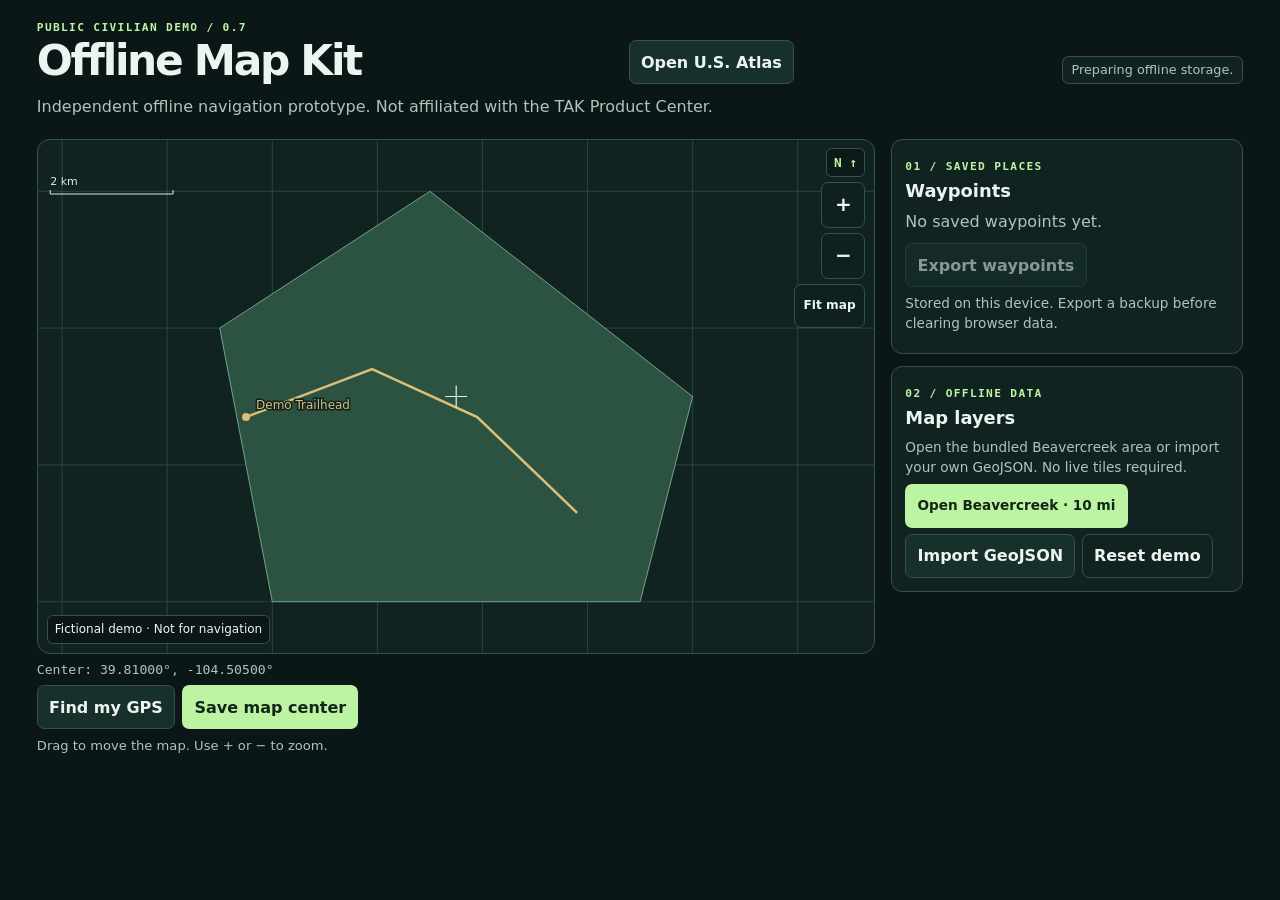
<file: index.html>
<!doctype html>
<html lang="en">
<head>
<meta charset="utf-8">
<meta name="viewport" content="width=device-width,initial-scale=1,viewport-fit=cover">
<meta name="theme-color" content="#0b1717">
<meta name="apple-mobile-web-app-capable" content="yes">
<title>Offline Map Kit</title>
<link rel="manifest" href="./manifest.webmanifest">
<link rel="apple-touch-icon" href="./icon-192.png">
<link rel="stylesheet" href="./style.css">
<script src="./app.js" defer></script>
</head>
<body>
<header class="masthead">
  <div><span class="eyebrow">PUBLIC CIVILIAN DEMO / 0.7</span><h1>Offline Map Kit</h1></div>
  <a class="file" href="./atlas.html">Open U.S. Atlas</a>
  <p id="offline" role="status">Preparing offline storage.</p>
<p>Independent offline navigation prototype. Not affiliated with the TAK Product Center.</p></header>
<main>
  <section class="workspace" aria-label="Map">
    <div class="map">
      <svg id="map" aria-label="Map with a geographic grid" role="img"></svg>
      <div class="zoom">
        <span class="north" aria-label="North is up">N <span aria-hidden="true">↑</span></span>
        <button id="zoom-in" aria-label="Zoom in">+</button>
        <button id="zoom-out" aria-label="Zoom out">−</button>
        <button id="fit">Fit map</button>
      </div>
      <span id="map-label">Fictional demo · Not for navigation</span>
    </div>
    <p id="legend" hidden>Gold: highways · Gray: major roads · Blue: waterways · Green: parks/trailheads · Dashes: 10-mile boundary</p>
    <p id="center">Map center</p>
    <div class="actions"><button id="locate">Find my GPS</button><button id="add" class="primary">Save map center</button></div>
    <form id="waypoint-form" hidden><label for="name">Waypoint name</label><input id="name" required maxlength="60" autocomplete="off"><button type="submit">Save</button><button id="cancel" type="button">Cancel</button></form>
    <p id="status" role="status">Drag to move the map. Use + or − to zoom.</p>
  </section>
  <div class="rail">
    <section class="panel" aria-labelledby="waypoints-title">
      <span class="eyebrow" aria-hidden="true">01 / SAVED PLACES</span>
      <h2 id="waypoints-title">Waypoints</h2>
      <ul id="points"></ul>
      <button id="export">Export waypoints</button>
      <p>Stored on this device. Export a backup before clearing browser data.</p>
    </section>
    <section class="panel" aria-labelledby="maps-title">
      <span class="eyebrow" aria-hidden="true">02 / OFFLINE DATA</span>
      <h2 id="maps-title">Map layers</h2>
      <p>Open the bundled Beavercreek area or import your own GeoJSON. No live tiles required.</p>
      <p><button id="beavercreek" class="primary">Open Beavercreek · 10 mi</button></p>
      <div class="panel-actions"><label class="file">Import GeoJSON<input id="import" type="file" accept=".geojson,.json,application/geo+json,application/json"></label><button id="demo" class="quiet">Reset demo</button></div>
    </section>
  </div>
</main>
</body>
</html>
</file>
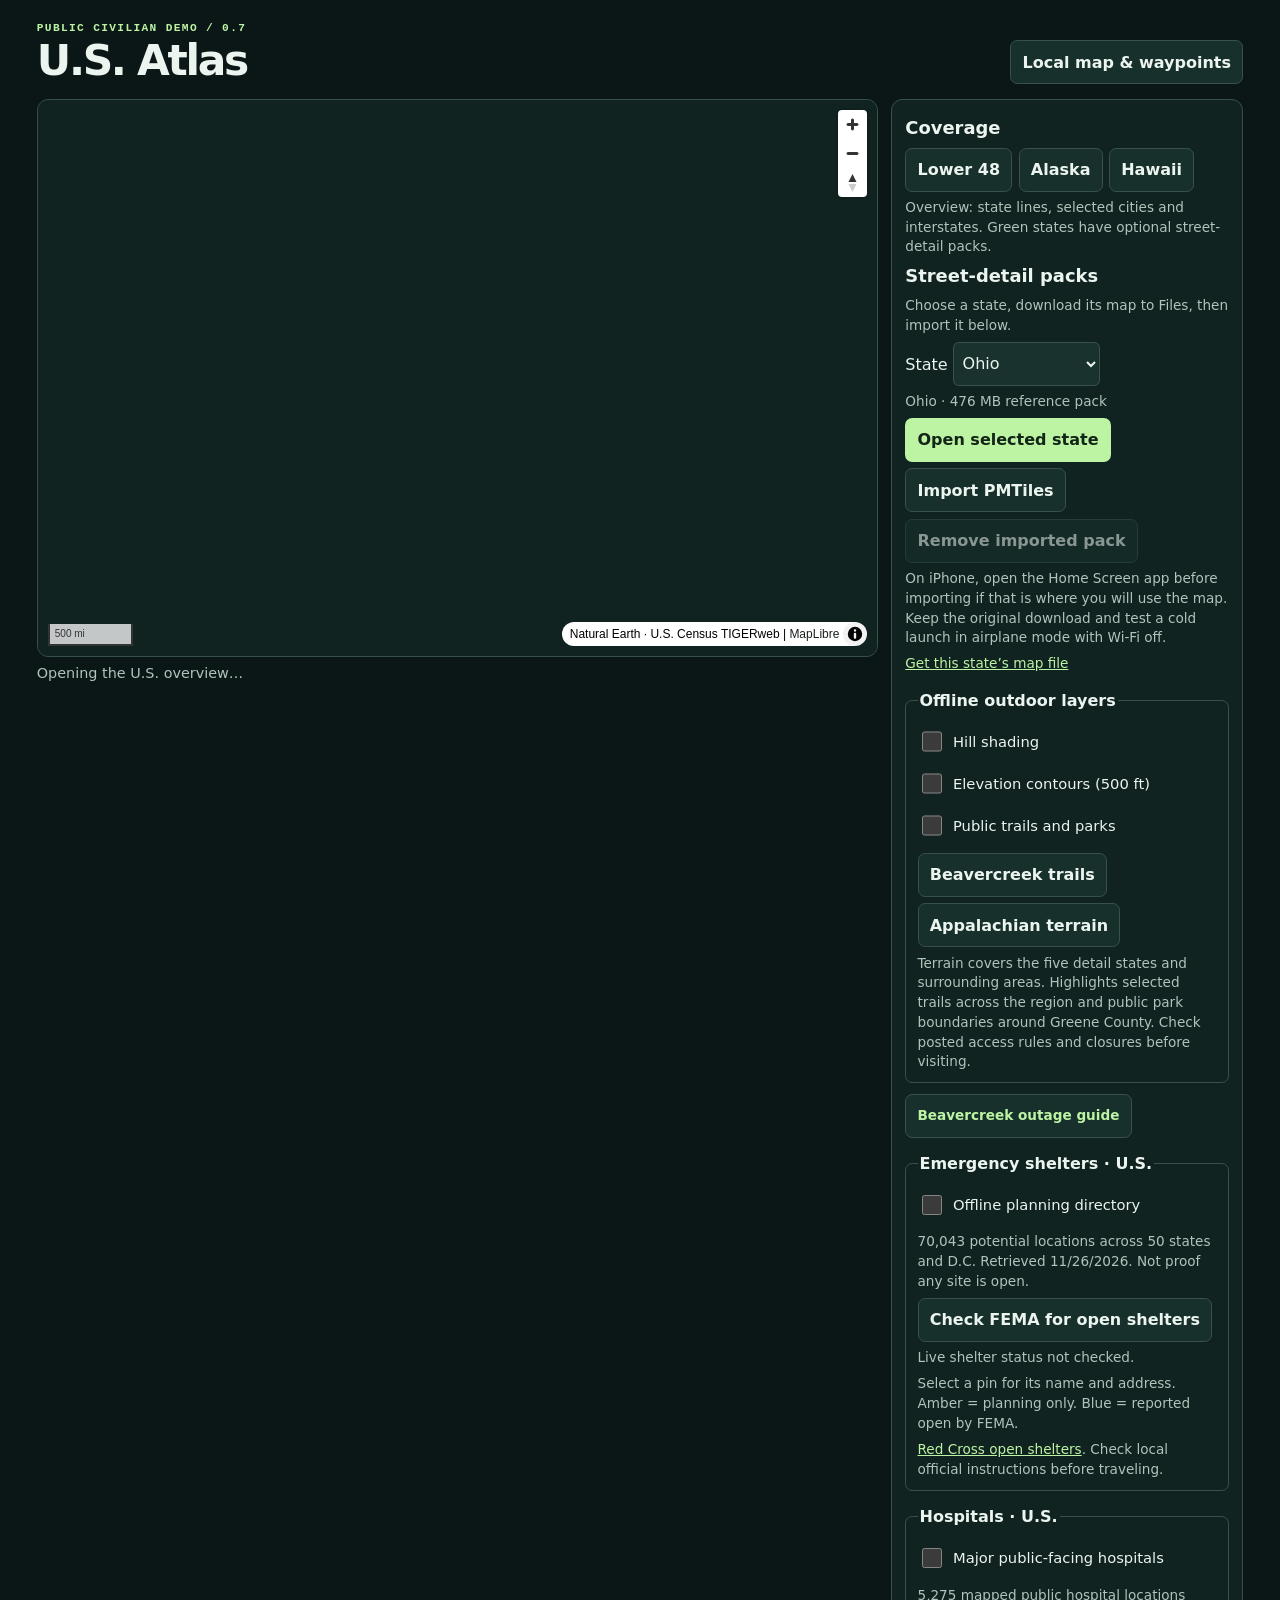
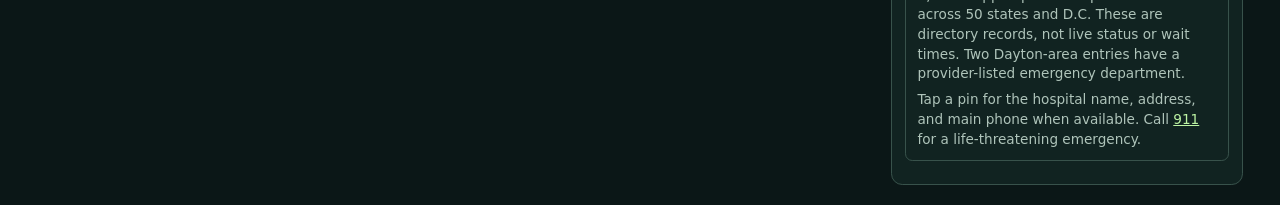
<file: atlas.html>
<!doctype html><html lang="en"><meta charset="utf-8"><meta name="viewport" content="width=device-width,initial-scale=1,viewport-fit=cover"><meta name="theme-color" content="#0b1717"><title>U.S. Atlas · Offline Map Kit</title><link rel="stylesheet" href="./maplibre-gl.css"><link rel="stylesheet" href="./style.css"><link rel="stylesheet" href="./atlas.css"><script src="./maplibre-gl.js" defer></script><script src="./pmtiles.js" defer></script><script src="./shelters.js" defer></script><script src="./medical.js" defer></script><script src="./atlas.js" defer></script><body>
<header class="masthead"><div><span class="eyebrow">PUBLIC CIVILIAN DEMO / 0.7</span><h1>U.S. Atlas</h1></div><a class="file" href="./">Local map &amp; waypoints</a></header>
<section class="atlas-grid" aria-label="Atlas">
<div><div id="atlas-map" role="region" aria-label="Interactive United States map"></div><p id="atlas-status" role="status">Opening the U.S. overview…</p></div>
<aside class="panel">
<h2>Coverage</h2>
<div class="atlas-options"><button id="us">Lower 48</button><button id="ak">Alaska</button><button id="hi">Hawaii</button></div>
<p>Overview: state lines, selected cities and interstates. Green states have optional street-detail packs.</p>
<section id="detail-packs" aria-labelledby="detail-heading"><h2 id="detail-heading">Street-detail packs</h2><p>Choose a state, download its map to Files, then import it below.</p>
<label for="pack-select">State</label>
<select id="pack-select"><option value="oh">Ohio</option><option value="wv">West Virginia</option><option value="va">Virginia</option><option value="pa">Pennsylvania</option><option value="nc">North Carolina</option></select>
<p id="pack-note"></p>
<div class="atlas-options"><button id="open-pack" class="primary">Open selected state</button><label class="file">Import PMTiles<input id="pack-file" type="file" accept=".pmtiles"></label><button id="remove-pack">Remove imported pack</button></div>
<p>On iPhone, open the Home Screen app before importing if that is where you will use the map. Keep the original download and test a cold launch in airplane mode with Wi-Fi off.</p>
<p><a id="pack-download" href="https://github.com/actionstations-ai/maps/releases/download/2026-11/us-oh.pmtiles" target="_blank" rel="noopener">Get this state’s map file</a></p>
</section>
<fieldset class="outdoor-options"><legend>Offline outdoor layers</legend>
<label><input type="checkbox" id="show-shade"> Hill shading</label>
<label><input type="checkbox" id="show-contours"> Elevation contours (500 ft)</label>
<label><input type="checkbox" id="show-trails"> Public trails and parks</label>
<div class="atlas-options"><button id="jump-beavercreek">Beavercreek trails</button><button id="jump-appalachia">Appalachian terrain</button></div>
<p>Terrain covers the five detail states and surrounding areas. Highlights selected trails across the region and public park boundaries around Greene County. Check posted access rules and closures before visiting.</p>
</fieldset>
<p><a class="file" href="./outage-guide.html">Beavercreek outage guide</a></p>
<fieldset class="outdoor-options" id="shelter-panel"><legend>Emergency shelters · U.S.</legend>
<label><input type="checkbox" id="shelter-directory"> Offline planning directory</label>
<p id="shelter-coverage">Locations are potential shelters, not confirmed open.</p>
<div class="atlas-options"><button id="shelter-refresh" type="button">Check FEMA for open shelters</button></div>
<p id="shelter-status" role="status">Live shelter status not checked.</p>
<p id="shelter-detail" aria-live="polite">Select a pin for its name and address. Amber = planning only. Blue = reported open by FEMA.</p>
<p><a href="https://www.redcross.org/get-help/disaster-relief-and-recovery-services/find-an-open-shelter.html">Red Cross open shelters</a>. Check local official instructions before traveling.</p>
</fieldset>
<fieldset class="outdoor-options"><legend>Hospitals · U.S.</legend>
<label><input type="checkbox" id="medical-pins"> Major public-facing hospitals</label>
<p id="medical-coverage">Purple pins mark hospital addresses. A directory entry does not confirm emergency services; check with the hospital.</p>
<p>Tap a pin for the hospital name, address, and main phone when available. Call <a href="tel:911">911</a> for a life-threatening emergency.</p>
</fieldset>
</aside></section>
</body></html>
</file>
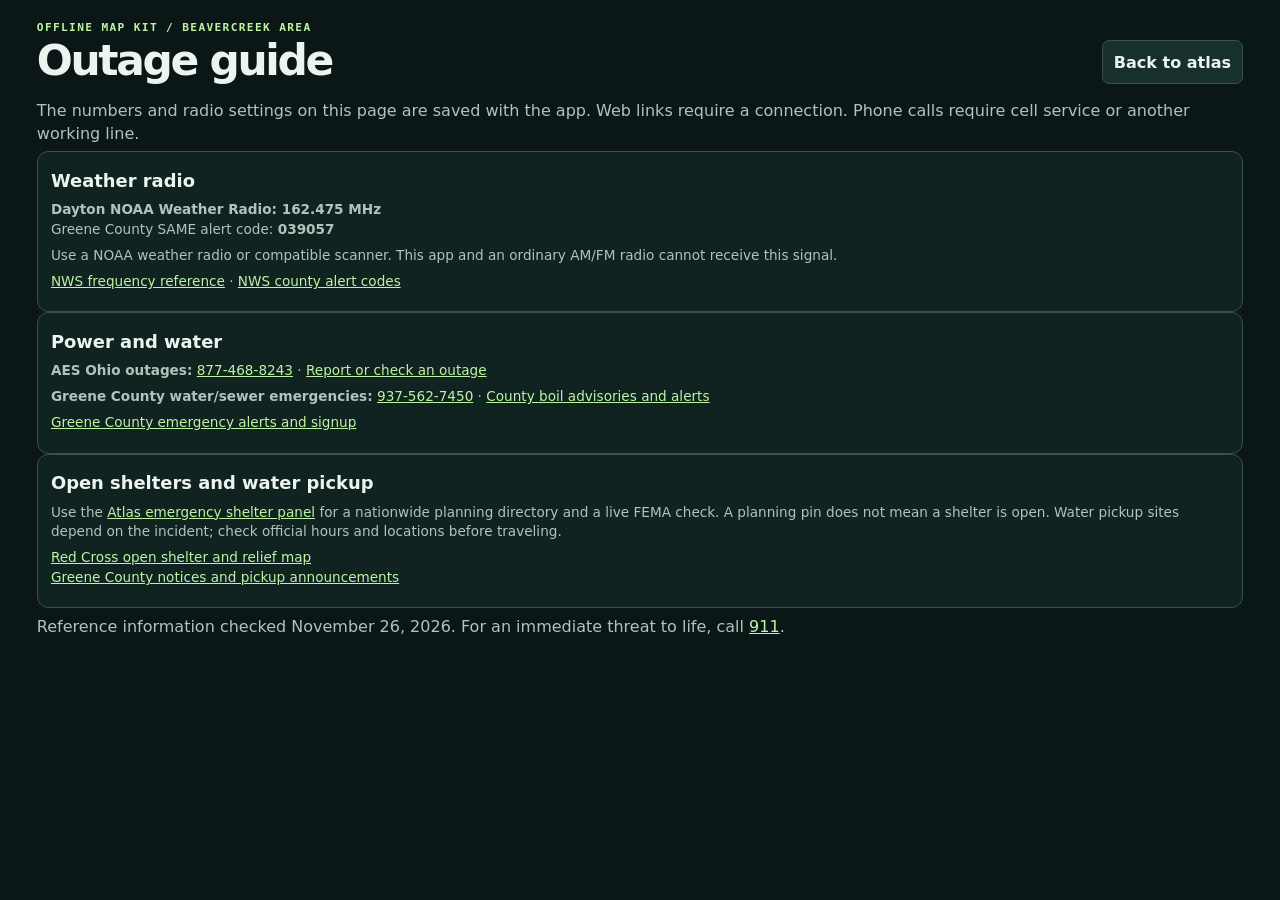
<file: outage-guide.html>
<!doctype html>
<html lang="en">
<meta charset="utf-8"><meta name="viewport" content="width=device-width,initial-scale=1,viewport-fit=cover"><meta name="theme-color" content="#0b1717"><title>Outage Guide · Offline Map Kit</title><link rel="stylesheet" href="./style.css">
<body>
<header class="masthead"><div><span class="eyebrow">OFFLINE MAP KIT / BEAVERCREEK AREA</span><h1>Outage guide</h1></div><a class="file" href="./atlas.html">Back to atlas</a></header>
<p>The numbers and radio settings on this page are saved with the app. Web links require a connection. Phone calls require cell service or another working line.</p>
<section class="panel"><h2>Weather radio</h2><p><strong>Dayton NOAA Weather Radio: 162.475 MHz</strong><br>Greene County SAME alert code: <strong>039057</strong></p><p>Use a NOAA weather radio or compatible scanner. This app and an ordinary AM/FM radio cannot receive this signal.</p><p><a href="https://www.weather.gov/iln/nwr_xmitter">NWS frequency reference</a> · <a href="https://www.weather.gov/iln/nwr_same">NWS county alert codes</a></p></section>
<section class="panel"><h2>Power and water</h2><p><strong>AES Ohio outages:</strong> <a href="tel:+18774688243">877-468-8243</a> · <a href="https://www.aes-ohio.com/outages">Report or check an outage</a></p><p><strong>Greene County water/sewer emergencies:</strong> <a href="tel:+19375627450">937-562-7450</a> · <a href="https://www.greenecountyohio.gov/AlertCenter.aspx">County boil advisories and alerts</a></p><p><a href="https://www.greenecountyohio.gov/191/Emergency-Management-Agency">Greene County emergency alerts and signup</a></p></section>
<section class="panel"><h2>Open shelters and water pickup</h2><p>Use the <a href="./atlas.html">Atlas emergency shelter panel</a> for a nationwide planning directory and a live FEMA check. A planning pin does not mean a shelter is open. Water pickup sites depend on the incident; check official hours and locations before traveling.</p><p><a href="https://www.redcross.org/get-help/disaster-relief-and-recovery-services/find-an-open-shelter.html">Red Cross open shelter and relief map</a><br><a href="https://www.greenecountyohio.gov/AlertCenter.aspx">Greene County notices and pickup announcements</a></p></section>
<p>Reference information checked November 26, 2026. For an immediate threat to life, call <a href="tel:911">911</a>.</p>
</body></html>
</file>
<file: style.css>
:root{color-scheme:dark;font:16px/1.45 system-ui,sans-serif;background:#0b1717;color:#ebf4ef;--muted:#afc4ba;--line:#38524b;--accent:#bdf4a4;--panel:#112321}
*{box-sizing:border-box}
body{margin:0 auto;max-width:77rem;padding:max(.85rem,env(safe-area-inset-top)) max(.8rem,env(safe-area-inset-right)) max(1.25rem,env(safe-area-inset-bottom)) max(.8rem,env(safe-area-inset-left))}
.masthead{display:flex;flex-wrap:wrap;justify-content:space-between;align-items:end;gap:.25rem 1rem;margin:0 0 .9rem}
h1{margin:0;font-size:clamp(1.65rem,4vw,2.65rem);letter-spacing:-.055em;line-height:1.12}
.eyebrow{font:.7rem/1.3 ui-monospace,monospace;letter-spacing:.12em;color:var(--accent);font-weight:700}
p{margin:.4rem 0;color:var(--muted)}
#offline{font-size:.8rem;margin:0;padding:.24rem .55rem;border:1px solid var(--line);border-radius:.4rem;background:var(--panel)}
main,.rail{display:grid;gap:.75rem;min-width:0}main{align-items:start}.workspace{min-width:0}
.map{position:relative;border:1px solid var(--line);border-radius:.8rem;overflow:hidden;background:#102321}
#map{width:100%;height:clamp(260px,57dvh,680px);display:block;touch-action:none;cursor:grab}#map:active{cursor:grabbing}
.zoom{position:absolute;top:.55rem;right:.55rem;display:grid;justify-items:end;gap:.35rem}
.north{font:700 .8rem ui-monospace,monospace;padding:.35rem .45rem;color:var(--accent);background:#0c1b19;border:1px solid var(--line);border-radius:.35rem}
#map-label{position:absolute;bottom:.55rem;left:.55rem;font-size:.75rem;color:#ebf4ef;background:#0b1717ed;padding:.3rem .45rem;border:1px solid var(--line);border-radius:.35rem;max-width:calc(100% - 1.1rem);overflow-wrap:anywhere;pointer-events:none}
button,.file{font:inherit;font-weight:650;padding:.45rem .7rem;min-height:44px;border:1px solid var(--line);border-radius:.45rem;background:#18302b;color:#ebf4ef;cursor:pointer;display:inline-flex;justify-content:center;align-items:center}
button:disabled{opacity:.55;cursor:default}.zoom button{min-width:44px;font-size:1.25rem;background:#0e211e}.zoom #fit{font-size:.76rem;padding:.4rem .55rem}
.primary{background:var(--accent);color:#132516;border-color:transparent}
button:focus-visible,.file:focus-within,input:focus-visible{outline:2px solid var(--accent);outline-offset:2px}
.actions{display:grid;grid-template-columns:1fr 1fr;gap:.45rem}.panel-actions{display:flex;flex-wrap:wrap;gap:.4rem}
#center,#status,#legend{font-size:.82rem}#center{font-variant-numeric:tabular-nums;font-family:ui-monospace,monospace}#status{min-height:1.3em}
.panel{padding:.82rem;border:1px solid var(--line);border-radius:.7rem;background:var(--panel);min-width:0}.panel h2{font-size:1.12rem;margin:.15rem 0}.panel p{font-size:.85rem}
.file{position:relative;overflow:hidden}.file input{position:absolute;inset:0;opacity:0;width:100%;cursor:pointer}
#points{margin:.35rem 0 .65rem;list-style:none;padding:0;color:var(--muted)}#points li{display:flex;align-items:center;gap:.45rem;margin:.35rem 0}
#points .point{text-align:left;flex:1;min-width:0;align-items:flex-start;flex-direction:column;overflow-wrap:anywhere}
#points .point small{color:var(--muted);font-size:.74rem;font-variant-numeric:tabular-nums}
#name{font:inherit;min-width:0;max-width:100%;background:#102321;color:#ebf4ef;border:1px solid var(--line);border-radius:.4rem;min-height:44px;padding:.35rem}.quiet{background:transparent}
#waypoint-form:not([hidden]){display:flex;align-items:center;flex-wrap:wrap;gap:.4rem;padding:.6rem;margin-top:.45rem;background:var(--panel);border:1px solid var(--line);border-radius:.5rem}
#waypoint-form label{width:100%;font-size:.85rem}#name{flex:1 1 8rem}
@media(min-width:850px){main{grid-template-columns:minmax(0,1fr) minmax(17rem,22rem);gap:1rem}.actions{display:flex}}
@media(max-height:520px) and (orientation:landscape){#map{height:260px}}

a{color:var(--accent)}a.file{text-decoration:none}
</file>
<file: maplibre-gl.css>
.maplibregl-map{font:12px/20px Helvetica Neue,Arial,Helvetica,sans-serif;overflow:hidden;position:relative;-webkit-tap-highlight-color:rgb(0,0,0,0)}.maplibregl-canvas{left:0;position:absolute;top:0}.maplibregl-map:fullscreen{height:100%;width:100%}.maplibregl-ctrl-group button.maplibregl-ctrl-compass{touch-action:none}.maplibregl-canvas-container.maplibregl-interactive,.maplibregl-ctrl-group button.maplibregl-ctrl-compass{cursor:grab;-webkit-user-select:none;-moz-user-select:none;user-select:none}.maplibregl-canvas-container.maplibregl-interactive.maplibregl-track-pointer{cursor:pointer}.maplibregl-canvas-container.maplibregl-interactive:active,.maplibregl-ctrl-group button.maplibregl-ctrl-compass:active{cursor:grabbing}.maplibregl-canvas-container.maplibregl-touch-zoom-rotate,.maplibregl-canvas-container.maplibregl-touch-zoom-rotate .maplibregl-canvas{touch-action:pan-x pan-y}.maplibregl-canvas-container.maplibregl-touch-drag-pan,.maplibregl-canvas-container.maplibregl-touch-drag-pan .maplibregl-canvas{touch-action:pinch-zoom}.maplibregl-canvas-container.maplibregl-touch-zoom-rotate.maplibregl-touch-drag-pan,.maplibregl-canvas-container.maplibregl-touch-zoom-rotate.maplibregl-touch-drag-pan .maplibregl-canvas{touch-action:none}.maplibregl-canvas-container.maplibregl-touch-drag-pan.maplibregl-cooperative-gestures,.maplibregl-canvas-container.maplibregl-touch-drag-pan.maplibregl-cooperative-gestures .maplibregl-canvas{touch-action:pan-x pan-y}.maplibregl-ctrl-bottom-left,.maplibregl-ctrl-bottom-right,.maplibregl-ctrl-top-left,.maplibregl-ctrl-top-right{pointer-events:none;position:absolute;z-index:2}.maplibregl-ctrl-top-left{left:0;top:0}.maplibregl-ctrl-top-right{right:0;top:0}.maplibregl-ctrl-bottom-left{bottom:0;left:0}.maplibregl-ctrl-bottom-right{bottom:0;right:0}.maplibregl-ctrl{clear:both;pointer-events:auto;transform:translate(0)}.maplibregl-ctrl-top-left .maplibregl-ctrl{float:left;margin:10px 0 0 10px}.maplibregl-ctrl-top-right .maplibregl-ctrl{float:right;margin:10px 10px 0 0}.maplibregl-ctrl-bottom-left .maplibregl-ctrl{float:left;margin:0 0 10px 10px}.maplibregl-ctrl-bottom-right .maplibregl-ctrl{float:right;margin:0 10px 10px 0}.maplibregl-ctrl-group{background:#fff;border-radius:4px}.maplibregl-ctrl-group:not(:empty){box-shadow:0 0 0 2px rgba(0,0,0,.1)}@media (forced-colors:active){.maplibregl-ctrl-group:not(:empty){box-shadow:0 0 0 2px ButtonText}}.maplibregl-ctrl-group button{background-color:transparent;border:0;box-sizing:border-box;cursor:pointer;display:block;height:29px;outline:none;padding:0;width:29px}.maplibregl-ctrl-group button+button{border-top:1px solid #ddd}.maplibregl-ctrl button .maplibregl-ctrl-icon{background-position:50%;background-repeat:no-repeat;display:block;height:100%;width:100%}@media (forced-colors:active){.maplibregl-ctrl-icon{background-color:transparent}.maplibregl-ctrl-group button+button{border-top:1px solid ButtonText}}.maplibregl-ctrl button::-moz-focus-inner{border:0;padding:0}.maplibregl-ctrl-attrib-button:focus,.maplibregl-ctrl-group button:focus{box-shadow:0 0 2px 2px #0096ff}.maplibregl-ctrl button:disabled{cursor:not-allowed}.maplibregl-ctrl button:disabled .maplibregl-ctrl-icon{opacity:.25}@media (hover:hover){.maplibregl-ctrl button:not(:disabled):hover{background-color:rgba(0,0,0,.05)}}.maplibregl-ctrl button:not(:disabled):active{background-color:rgba(0,0,0,.05)}.maplibregl-ctrl-group button:focus:focus-visible{box-shadow:0 0 2px 2px #0096ff}.maplibregl-ctrl-group button:focus:not(:focus-visible){box-shadow:none}.maplibregl-ctrl-group button:focus:first-child{border-radius:4px 4px 0 0}.maplibregl-ctrl-group button:focus:last-child{border-radius:0 0 4px 4px}.maplibregl-ctrl-group button:focus:only-child{border-radius:inherit}.maplibregl-ctrl button.maplibregl-ctrl-zoom-out .maplibregl-ctrl-icon{background-image:url("data:image/svg+xml;charset=utf-8,%3Csvg xmlns='http://www.w3.org/2000/svg' width='29' height='29' fill='%23333' viewBox='0 0 29 29'%3E%3Cpath d='M10 13c-.75 0-1.5.75-1.5 1.5S9.25 16 10 16h9c.75 0 1.5-.75 1.5-1.5S19.75 13 19 13z'/%3E%3C/svg%3E")}.maplibregl-ctrl button.maplibregl-ctrl-zoom-in .maplibregl-ctrl-icon{background-image:url("data:image/svg+xml;charset=utf-8,%3Csvg xmlns='http://www.w3.org/2000/svg' width='29' height='29' fill='%23333' viewBox='0 0 29 29'%3E%3Cpath d='M14.5 8.5c-.75 0-1.5.75-1.5 1.5v3h-3c-.75 0-1.5.75-1.5 1.5S9.25 16 10 16h3v3c0 .75.75 1.5 1.5 1.5S16 19.75 16 19v-3h3c.75 0 1.5-.75 1.5-1.5S19.75 13 19 13h-3v-3c0-.75-.75-1.5-1.5-1.5'/%3E%3C/svg%3E")}@media (forced-colors:active){.maplibregl-ctrl button.maplibregl-ctrl-zoom-out .maplibregl-ctrl-icon{background-image:url("data:image/svg+xml;charset=utf-8,%3Csvg xmlns='http://www.w3.org/2000/svg' width='29' height='29' fill='%23fff' viewBox='0 0 29 29'%3E%3Cpath d='M10 13c-.75 0-1.5.75-1.5 1.5S9.25 16 10 16h9c.75 0 1.5-.75 1.5-1.5S19.75 13 19 13z'/%3E%3C/svg%3E")}.maplibregl-ctrl button.maplibregl-ctrl-zoom-in .maplibregl-ctrl-icon{background-image:url("data:image/svg+xml;charset=utf-8,%3Csvg xmlns='http://www.w3.org/2000/svg' width='29' height='29' fill='%23fff' viewBox='0 0 29 29'%3E%3Cpath d='M14.5 8.5c-.75 0-1.5.75-1.5 1.5v3h-3c-.75 0-1.5.75-1.5 1.5S9.25 16 10 16h3v3c0 .75.75 1.5 1.5 1.5S16 19.75 16 19v-3h3c.75 0 1.5-.75 1.5-1.5S19.75 13 19 13h-3v-3c0-.75-.75-1.5-1.5-1.5'/%3E%3C/svg%3E")}}@media (forced-colors:active) and (prefers-color-scheme:light){.maplibregl-ctrl button.maplibregl-ctrl-zoom-out .maplibregl-ctrl-icon{background-image:url("data:image/svg+xml;charset=utf-8,%3Csvg xmlns='http://www.w3.org/2000/svg' width='29' height='29' viewBox='0 0 29 29'%3E%3Cpath d='M10 13c-.75 0-1.5.75-1.5 1.5S9.25 16 10 16h9c.75 0 1.5-.75 1.5-1.5S19.75 13 19 13z'/%3E%3C/svg%3E")}.maplibregl-ctrl button.maplibregl-ctrl-zoom-in .maplibregl-ctrl-icon{background-image:url("data:image/svg+xml;charset=utf-8,%3Csvg xmlns='http://www.w3.org/2000/svg' width='29' height='29' viewBox='0 0 29 29'%3E%3Cpath d='M14.5 8.5c-.75 0-1.5.75-1.5 1.5v3h-3c-.75 0-1.5.75-1.5 1.5S9.25 16 10 16h3v3c0 .75.75 1.5 1.5 1.5S16 19.75 16 19v-3h3c.75 0 1.5-.75 1.5-1.5S19.75 13 19 13h-3v-3c0-.75-.75-1.5-1.5-1.5'/%3E%3C/svg%3E")}}.maplibregl-ctrl button.maplibregl-ctrl-fullscreen .maplibregl-ctrl-icon{background-image:url("data:image/svg+xml;charset=utf-8,%3Csvg xmlns='http://www.w3.org/2000/svg' width='29' height='29' fill='%23333' viewBox='0 0 29 29'%3E%3Cpath d='M24 16v5.5c0 1.75-.75 2.5-2.5 2.5H16v-1l3-1.5-4-5.5 1-1 5.5 4 1.5-3zM6 16l1.5 3 5.5-4 1 1-4 5.5 3 1.5v1H7.5C5.75 24 5 23.25 5 21.5V16zm7-11v1l-3 1.5 4 5.5-1 1-5.5-4L6 13H5V7.5C5 5.75 5.75 5 7.5 5zm11 2.5c0-1.75-.75-2.5-2.5-2.5H16v1l3 1.5-4 5.5 1 1 5.5-4 1.5 3h1z'/%3E%3C/svg%3E")}.maplibregl-ctrl button.maplibregl-ctrl-shrink .maplibregl-ctrl-icon{background-image:url("data:image/svg+xml;charset=utf-8,%3Csvg xmlns='http://www.w3.org/2000/svg' width='29' height='29' viewBox='0 0 29 29'%3E%3Cpath d='M18.5 16c-1.75 0-2.5.75-2.5 2.5V24h1l1.5-3 5.5 4 1-1-4-5.5 3-1.5v-1zM13 18.5c0-1.75-.75-2.5-2.5-2.5H5v1l3 1.5L4 24l1 1 5.5-4 1.5 3h1zm3-8c0 1.75.75 2.5 2.5 2.5H24v-1l-3-1.5L25 5l-1-1-5.5 4L17 5h-1zM10.5 13c1.75 0 2.5-.75 2.5-2.5V5h-1l-1.5 3L5 4 4 5l4 5.5L5 12v1z'/%3E%3C/svg%3E")}@media (forced-colors:active){.maplibregl-ctrl button.maplibregl-ctrl-fullscreen .maplibregl-ctrl-icon{background-image:url("data:image/svg+xml;charset=utf-8,%3Csvg xmlns='http://www.w3.org/2000/svg' width='29' height='29' fill='%23fff' viewBox='0 0 29 29'%3E%3Cpath d='M24 16v5.5c0 1.75-.75 2.5-2.5 2.5H16v-1l3-1.5-4-5.5 1-1 5.5 4 1.5-3zM6 16l1.5 3 5.5-4 1 1-4 5.5 3 1.5v1H7.5C5.75 24 5 23.25 5 21.5V16zm7-11v1l-3 1.5 4 5.5-1 1-5.5-4L6 13H5V7.5C5 5.75 5.75 5 7.5 5zm11 2.5c0-1.75-.75-2.5-2.5-2.5H16v1l3 1.5-4 5.5 1 1 5.5-4 1.5 3h1z'/%3E%3C/svg%3E")}.maplibregl-ctrl button.maplibregl-ctrl-shrink .maplibregl-ctrl-icon{background-image:url("data:image/svg+xml;charset=utf-8,%3Csvg xmlns='http://www.w3.org/2000/svg' width='29' height='29' fill='%23fff' viewBox='0 0 29 29'%3E%3Cpath d='M18.5 16c-1.75 0-2.5.75-2.5 2.5V24h1l1.5-3 5.5 4 1-1-4-5.5 3-1.5v-1zM13 18.5c0-1.75-.75-2.5-2.5-2.5H5v1l3 1.5L4 24l1 1 5.5-4 1.5 3h1zm3-8c0 1.75.75 2.5 2.5 2.5H24v-1l-3-1.5L25 5l-1-1-5.5 4L17 5h-1zM10.5 13c1.75 0 2.5-.75 2.5-2.5V5h-1l-1.5 3L5 4 4 5l4 5.5L5 12v1z'/%3E%3C/svg%3E")}}@media (forced-colors:active) and (prefers-color-scheme:light){.maplibregl-ctrl button.maplibregl-ctrl-fullscreen .maplibregl-ctrl-icon{background-image:url("data:image/svg+xml;charset=utf-8,%3Csvg xmlns='http://www.w3.org/2000/svg' width='29' height='29' viewBox='0 0 29 29'%3E%3Cpath d='M24 16v5.5c0 1.75-.75 2.5-2.5 2.5H16v-1l3-1.5-4-5.5 1-1 5.5 4 1.5-3zM6 16l1.5 3 5.5-4 1 1-4 5.5 3 1.5v1H7.5C5.75 24 5 23.25 5 21.5V16zm7-11v1l-3 1.5 4 5.5-1 1-5.5-4L6 13H5V7.5C5 5.75 5.75 5 7.5 5zm11 2.5c0-1.75-.75-2.5-2.5-2.5H16v1l3 1.5-4 5.5 1 1 5.5-4 1.5 3h1z'/%3E%3C/svg%3E")}.maplibregl-ctrl button.maplibregl-ctrl-shrink .maplibregl-ctrl-icon{background-image:url("data:image/svg+xml;charset=utf-8,%3Csvg xmlns='http://www.w3.org/2000/svg' width='29' height='29' viewBox='0 0 29 29'%3E%3Cpath d='M18.5 16c-1.75 0-2.5.75-2.5 2.5V24h1l1.5-3 5.5 4 1-1-4-5.5 3-1.5v-1zM13 18.5c0-1.75-.75-2.5-2.5-2.5H5v1l3 1.5L4 24l1 1 5.5-4 1.5 3h1zm3-8c0 1.75.75 2.5 2.5 2.5H24v-1l-3-1.5L25 5l-1-1-5.5 4L17 5h-1zM10.5 13c1.75 0 2.5-.75 2.5-2.5V5h-1l-1.5 3L5 4 4 5l4 5.5L5 12v1z'/%3E%3C/svg%3E")}}.maplibregl-ctrl button.maplibregl-ctrl-compass .maplibregl-ctrl-icon{background-image:url("data:image/svg+xml;charset=utf-8,%3Csvg xmlns='http://www.w3.org/2000/svg' width='29' height='29' fill='%23333' viewBox='0 0 29 29'%3E%3Cpath d='m10.5 14 4-8 4 8z'/%3E%3Cpath fill='%23ccc' d='m10.5 16 4 8 4-8z'/%3E%3C/svg%3E")}@media (forced-colors:active){.maplibregl-ctrl button.maplibregl-ctrl-compass .maplibregl-ctrl-icon{background-image:url("data:image/svg+xml;charset=utf-8,%3Csvg xmlns='http://www.w3.org/2000/svg' width='29' height='29' fill='%23fff' viewBox='0 0 29 29'%3E%3Cpath d='m10.5 14 4-8 4 8z'/%3E%3Cpath fill='%23ccc' d='m10.5 16 4 8 4-8z'/%3E%3C/svg%3E")}}@media (forced-colors:active) and (prefers-color-scheme:light){.maplibregl-ctrl button.maplibregl-ctrl-compass .maplibregl-ctrl-icon{background-image:url("data:image/svg+xml;charset=utf-8,%3Csvg xmlns='http://www.w3.org/2000/svg' width='29' height='29' viewBox='0 0 29 29'%3E%3Cpath d='m10.5 14 4-8 4 8z'/%3E%3Cpath fill='%23ccc' d='m10.5 16 4 8 4-8z'/%3E%3C/svg%3E")}}.maplibregl-ctrl button.maplibregl-ctrl-globe .maplibregl-ctrl-icon{background-image:url("data:image/svg+xml;charset=utf-8,%3Csvg xmlns='http://www.w3.org/2000/svg' width='22' height='22' fill='none' stroke='%23333' viewBox='0 0 22 22'%3E%3Ccircle cx='11' cy='11' r='8.5'/%3E%3Cpath d='M17.5 11c0 4.819-3.02 8.5-6.5 8.5S4.5 15.819 4.5 11 7.52 2.5 11 2.5s6.5 3.681 6.5 8.5Z'/%3E%3Cpath d='M13.5 11c0 2.447-.331 4.64-.853 6.206-.262.785-.562 1.384-.872 1.777-.314.399-.58.517-.775.517s-.461-.118-.775-.517c-.31-.393-.61-.992-.872-1.777C8.831 15.64 8.5 13.446 8.5 11s.331-4.64.853-6.206c.262-.785.562-1.384.872-1.777.314-.399.58-.517.775-.517s.461.118.775.517c.31.393.61.992.872 1.777.522 1.565.853 3.76.853 6.206Z'/%3E%3Cpath d='M11 7.5c-1.909 0-3.622-.166-4.845-.428-.616-.132-1.08-.283-1.379-.434a1.3 1.3 0 0 1-.224-.138q.07-.058.224-.138c.299-.151.763-.302 1.379-.434C7.378 5.666 9.091 5.5 11 5.5s3.622.166 4.845.428c.616.132 1.08.283 1.379.434.105.053.177.1.224.138q-.07.058-.224.138c-.299.151-.763.302-1.379.434-1.223.262-2.936.428-4.845.428ZM4.486 6.436ZM11 16.5c-1.909 0-3.622-.166-4.845-.428-.616-.132-1.08-.283-1.379-.434a1.3 1.3 0 0 1-.224-.138 1.3 1.3 0 0 1 .224-.138c.299-.151.763-.302 1.379-.434C7.378 14.666 9.091 14.5 11 14.5s3.622.166 4.845.428c.616.132 1.08.283 1.379.434.105.053.177.1.224.138a1.3 1.3 0 0 1-.224.138c-.299.151-.763.302-1.379.434-1.223.262-2.936.428-4.845.428Zm-6.514-1.064ZM11 12.5c-2.46 0-4.672-.222-6.255-.574-.796-.177-1.406-.38-1.805-.59a1.5 1.5 0 0 1-.39-.272.3.3 0 0 1-.047-.064.3.3 0 0 1 .048-.064c.066-.073.189-.167.389-.272.399-.21 1.009-.413 1.805-.59C6.328 9.722 8.54 9.5 11 9.5s4.672.222 6.256.574c.795.177 1.405.38 1.804.59.2.105.323.2.39.272a.3.3 0 0 1 .047.064.3.3 0 0 1-.048.064 1.4 1.4 0 0 1-.389.272c-.399.21-1.009.413-1.804.59-1.584.352-3.796.574-6.256.574Zm-8.501-1.51v.002zm0 .018v.002zm17.002.002v-.002zm0-.018v-.002z'/%3E%3C/svg%3E")}.maplibregl-ctrl button.maplibregl-ctrl-globe-enabled .maplibregl-ctrl-icon{background-image:url("data:image/svg+xml;charset=utf-8,%3Csvg xmlns='http://www.w3.org/2000/svg' width='22' height='22' fill='none' stroke='%2333b5e5' viewBox='0 0 22 22'%3E%3Ccircle cx='11' cy='11' r='8.5'/%3E%3Cpath d='M17.5 11c0 4.819-3.02 8.5-6.5 8.5S4.5 15.819 4.5 11 7.52 2.5 11 2.5s6.5 3.681 6.5 8.5Z'/%3E%3Cpath d='M13.5 11c0 2.447-.331 4.64-.853 6.206-.262.785-.562 1.384-.872 1.777-.314.399-.58.517-.775.517s-.461-.118-.775-.517c-.31-.393-.61-.992-.872-1.777C8.831 15.64 8.5 13.446 8.5 11s.331-4.64.853-6.206c.262-.785.562-1.384.872-1.777.314-.399.58-.517.775-.517s.461.118.775.517c.31.393.61.992.872 1.777.522 1.565.853 3.76.853 6.206Z'/%3E%3Cpath d='M11 7.5c-1.909 0-3.622-.166-4.845-.428-.616-.132-1.08-.283-1.379-.434a1.3 1.3 0 0 1-.224-.138q.07-.058.224-.138c.299-.151.763-.302 1.379-.434C7.378 5.666 9.091 5.5 11 5.5s3.622.166 4.845.428c.616.132 1.08.283 1.379.434.105.053.177.1.224.138q-.07.058-.224.138c-.299.151-.763.302-1.379.434-1.223.262-2.936.428-4.845.428ZM4.486 6.436ZM11 16.5c-1.909 0-3.622-.166-4.845-.428-.616-.132-1.08-.283-1.379-.434a1.3 1.3 0 0 1-.224-.138 1.3 1.3 0 0 1 .224-.138c.299-.151.763-.302 1.379-.434C7.378 14.666 9.091 14.5 11 14.5s3.622.166 4.845.428c.616.132 1.08.283 1.379.434.105.053.177.1.224.138a1.3 1.3 0 0 1-.224.138c-.299.151-.763.302-1.379.434-1.223.262-2.936.428-4.845.428Zm-6.514-1.064ZM11 12.5c-2.46 0-4.672-.222-6.255-.574-.796-.177-1.406-.38-1.805-.59a1.5 1.5 0 0 1-.39-.272.3.3 0 0 1-.047-.064.3.3 0 0 1 .048-.064c.066-.073.189-.167.389-.272.399-.21 1.009-.413 1.805-.59C6.328 9.722 8.54 9.5 11 9.5s4.672.222 6.256.574c.795.177 1.405.38 1.804.59.2.105.323.2.39.272a.3.3 0 0 1 .047.064.3.3 0 0 1-.048.064 1.4 1.4 0 0 1-.389.272c-.399.21-1.009.413-1.804.59-1.584.352-3.796.574-6.256.574Zm-8.501-1.51v.002zm0 .018v.002zm17.002.002v-.002zm0-.018v-.002z'/%3E%3C/svg%3E")}.maplibregl-ctrl button.maplibregl-ctrl-terrain .maplibregl-ctrl-icon{background-image:url("data:image/svg+xml;charset=utf-8,%3Csvg xmlns='http://www.w3.org/2000/svg' width='22' height='22' fill='%23333' viewBox='0 0 22 22'%3E%3Cpath d='m1.754 13.406 4.453-4.851 3.09 3.09 3.281 3.277.969-.969-3.309-3.312 3.844-4.121 6.148 6.886h1.082v-.855l-7.207-8.07-4.84 5.187L6.169 6.57l-5.48 5.965v.871ZM.688 16.844h20.625v1.375H.688Zm0 0'/%3E%3C/svg%3E")}.maplibregl-ctrl button.maplibregl-ctrl-terrain-enabled .maplibregl-ctrl-icon{background-image:url("data:image/svg+xml;charset=utf-8,%3Csvg xmlns='http://www.w3.org/2000/svg' width='22' height='22' fill='%2333b5e5' viewBox='0 0 22 22'%3E%3Cpath d='m1.754 13.406 4.453-4.851 3.09 3.09 3.281 3.277.969-.969-3.309-3.312 3.844-4.121 6.148 6.886h1.082v-.855l-7.207-8.07-4.84 5.187L6.169 6.57l-5.48 5.965v.871ZM.688 16.844h20.625v1.375H.688Zm0 0'/%3E%3C/svg%3E")}.maplibregl-ctrl button.maplibregl-ctrl-geolocate .maplibregl-ctrl-icon{background-image:url("data:image/svg+xml;charset=utf-8,%3Csvg xmlns='http://www.w3.org/2000/svg' width='29' height='29' fill='%23333' viewBox='0 0 20 20'%3E%3Cpath d='M10 4C9 4 9 5 9 5v.1A5 5 0 0 0 5.1 9H5s-1 0-1 1 1 1 1 1h.1A5 5 0 0 0 9 14.9v.1s0 1 1 1 1-1 1-1v-.1a5 5 0 0 0 3.9-3.9h.1s1 0 1-1-1-1-1-1h-.1A5 5 0 0 0 11 5.1V5s0-1-1-1m0 2.5a3.5 3.5 0 1 1 0 7 3.5 3.5 0 1 1 0-7'/%3E%3Ccircle cx='10' cy='10' r='2'/%3E%3C/svg%3E")}.maplibregl-ctrl button.maplibregl-ctrl-geolocate:disabled .maplibregl-ctrl-icon{background-image:url("data:image/svg+xml;charset=utf-8,%3Csvg xmlns='http://www.w3.org/2000/svg' width='29' height='29' fill='%23aaa' viewBox='0 0 20 20'%3E%3Cpath d='M10 4C9 4 9 5 9 5v.1A5 5 0 0 0 5.1 9H5s-1 0-1 1 1 1 1 1h.1A5 5 0 0 0 9 14.9v.1s0 1 1 1 1-1 1-1v-.1a5 5 0 0 0 3.9-3.9h.1s1 0 1-1-1-1-1-1h-.1A5 5 0 0 0 11 5.1V5s0-1-1-1m0 2.5a3.5 3.5 0 1 1 0 7 3.5 3.5 0 1 1 0-7'/%3E%3Ccircle cx='10' cy='10' r='2'/%3E%3Cpath fill='red' d='m14 5 1 1-9 9-1-1z'/%3E%3C/svg%3E")}.maplibregl-ctrl button.maplibregl-ctrl-geolocate.maplibregl-ctrl-geolocate-active .maplibregl-ctrl-icon{background-image:url("data:image/svg+xml;charset=utf-8,%3Csvg xmlns='http://www.w3.org/2000/svg' width='29' height='29' fill='%2333b5e5' viewBox='0 0 20 20'%3E%3Cpath d='M10 4C9 4 9 5 9 5v.1A5 5 0 0 0 5.1 9H5s-1 0-1 1 1 1 1 1h.1A5 5 0 0 0 9 14.9v.1s0 1 1 1 1-1 1-1v-.1a5 5 0 0 0 3.9-3.9h.1s1 0 1-1-1-1-1-1h-.1A5 5 0 0 0 11 5.1V5s0-1-1-1m0 2.5a3.5 3.5 0 1 1 0 7 3.5 3.5 0 1 1 0-7'/%3E%3Ccircle cx='10' cy='10' r='2'/%3E%3C/svg%3E")}.maplibregl-ctrl button.maplibregl-ctrl-geolocate.maplibregl-ctrl-geolocate-active-error .maplibregl-ctrl-icon{background-image:url("data:image/svg+xml;charset=utf-8,%3Csvg xmlns='http://www.w3.org/2000/svg' width='29' height='29' fill='%23e58978' viewBox='0 0 20 20'%3E%3Cpath d='M10 4C9 4 9 5 9 5v.1A5 5 0 0 0 5.1 9H5s-1 0-1 1 1 1 1 1h.1A5 5 0 0 0 9 14.9v.1s0 1 1 1 1-1 1-1v-.1a5 5 0 0 0 3.9-3.9h.1s1 0 1-1-1-1-1-1h-.1A5 5 0 0 0 11 5.1V5s0-1-1-1m0 2.5a3.5 3.5 0 1 1 0 7 3.5 3.5 0 1 1 0-7'/%3E%3Ccircle cx='10' cy='10' r='2'/%3E%3C/svg%3E")}.maplibregl-ctrl button.maplibregl-ctrl-geolocate.maplibregl-ctrl-geolocate-background .maplibregl-ctrl-icon{background-image:url("data:image/svg+xml;charset=utf-8,%3Csvg xmlns='http://www.w3.org/2000/svg' width='29' height='29' fill='%2333b5e5' viewBox='0 0 20 20'%3E%3Cpath d='M10 4C9 4 9 5 9 5v.1A5 5 0 0 0 5.1 9H5s-1 0-1 1 1 1 1 1h.1A5 5 0 0 0 9 14.9v.1s0 1 1 1 1-1 1-1v-.1a5 5 0 0 0 3.9-3.9h.1s1 0 1-1-1-1-1-1h-.1A5 5 0 0 0 11 5.1V5s0-1-1-1m0 2.5a3.5 3.5 0 1 1 0 7 3.5 3.5 0 1 1 0-7'/%3E%3C/svg%3E")}.maplibregl-ctrl button.maplibregl-ctrl-geolocate.maplibregl-ctrl-geolocate-background-error .maplibregl-ctrl-icon{background-image:url("data:image/svg+xml;charset=utf-8,%3Csvg xmlns='http://www.w3.org/2000/svg' width='29' height='29' fill='%23e54e33' viewBox='0 0 20 20'%3E%3Cpath d='M10 4C9 4 9 5 9 5v.1A5 5 0 0 0 5.1 9H5s-1 0-1 1 1 1 1 1h.1A5 5 0 0 0 9 14.9v.1s0 1 1 1 1-1 1-1v-.1a5 5 0 0 0 3.9-3.9h.1s1 0 1-1-1-1-1-1h-.1A5 5 0 0 0 11 5.1V5s0-1-1-1m0 2.5a3.5 3.5 0 1 1 0 7 3.5 3.5 0 1 1 0-7'/%3E%3C/svg%3E")}.maplibregl-ctrl button.maplibregl-ctrl-geolocate.maplibregl-ctrl-geolocate-waiting .maplibregl-ctrl-icon{animation:maplibregl-spin 2s linear infinite}@media (forced-colors:active){.maplibregl-ctrl button.maplibregl-ctrl-geolocate .maplibregl-ctrl-icon{background-image:url("data:image/svg+xml;charset=utf-8,%3Csvg xmlns='http://www.w3.org/2000/svg' width='29' height='29' fill='%23fff' viewBox='0 0 20 20'%3E%3Cpath d='M10 4C9 4 9 5 9 5v.1A5 5 0 0 0 5.1 9H5s-1 0-1 1 1 1 1 1h.1A5 5 0 0 0 9 14.9v.1s0 1 1 1 1-1 1-1v-.1a5 5 0 0 0 3.9-3.9h.1s1 0 1-1-1-1-1-1h-.1A5 5 0 0 0 11 5.1V5s0-1-1-1m0 2.5a3.5 3.5 0 1 1 0 7 3.5 3.5 0 1 1 0-7'/%3E%3Ccircle cx='10' cy='10' r='2'/%3E%3C/svg%3E")}.maplibregl-ctrl button.maplibregl-ctrl-geolocate:disabled .maplibregl-ctrl-icon{background-image:url("data:image/svg+xml;charset=utf-8,%3Csvg xmlns='http://www.w3.org/2000/svg' width='29' height='29' fill='%23999' viewBox='0 0 20 20'%3E%3Cpath d='M10 4C9 4 9 5 9 5v.1A5 5 0 0 0 5.1 9H5s-1 0-1 1 1 1 1 1h.1A5 5 0 0 0 9 14.9v.1s0 1 1 1 1-1 1-1v-.1a5 5 0 0 0 3.9-3.9h.1s1 0 1-1-1-1-1-1h-.1A5 5 0 0 0 11 5.1V5s0-1-1-1m0 2.5a3.5 3.5 0 1 1 0 7 3.5 3.5 0 1 1 0-7'/%3E%3Ccircle cx='10' cy='10' r='2'/%3E%3Cpath fill='red' d='m14 5 1 1-9 9-1-1z'/%3E%3C/svg%3E")}.maplibregl-ctrl button.maplibregl-ctrl-geolocate.maplibregl-ctrl-geolocate-active .maplibregl-ctrl-icon{background-image:url("data:image/svg+xml;charset=utf-8,%3Csvg xmlns='http://www.w3.org/2000/svg' width='29' height='29' fill='%2333b5e5' viewBox='0 0 20 20'%3E%3Cpath d='M10 4C9 4 9 5 9 5v.1A5 5 0 0 0 5.1 9H5s-1 0-1 1 1 1 1 1h.1A5 5 0 0 0 9 14.9v.1s0 1 1 1 1-1 1-1v-.1a5 5 0 0 0 3.9-3.9h.1s1 0 1-1-1-1-1-1h-.1A5 5 0 0 0 11 5.1V5s0-1-1-1m0 2.5a3.5 3.5 0 1 1 0 7 3.5 3.5 0 1 1 0-7'/%3E%3Ccircle cx='10' cy='10' r='2'/%3E%3C/svg%3E")}.maplibregl-ctrl button.maplibregl-ctrl-geolocate.maplibregl-ctrl-geolocate-active-error .maplibregl-ctrl-icon{background-image:url("data:image/svg+xml;charset=utf-8,%3Csvg xmlns='http://www.w3.org/2000/svg' width='29' height='29' fill='%23e58978' viewBox='0 0 20 20'%3E%3Cpath d='M10 4C9 4 9 5 9 5v.1A5 5 0 0 0 5.1 9H5s-1 0-1 1 1 1 1 1h.1A5 5 0 0 0 9 14.9v.1s0 1 1 1 1-1 1-1v-.1a5 5 0 0 0 3.9-3.9h.1s1 0 1-1-1-1-1-1h-.1A5 5 0 0 0 11 5.1V5s0-1-1-1m0 2.5a3.5 3.5 0 1 1 0 7 3.5 3.5 0 1 1 0-7'/%3E%3Ccircle cx='10' cy='10' r='2'/%3E%3C/svg%3E")}.maplibregl-ctrl button.maplibregl-ctrl-geolocate.maplibregl-ctrl-geolocate-background .maplibregl-ctrl-icon{background-image:url("data:image/svg+xml;charset=utf-8,%3Csvg xmlns='http://www.w3.org/2000/svg' width='29' height='29' fill='%2333b5e5' viewBox='0 0 20 20'%3E%3Cpath d='M10 4C9 4 9 5 9 5v.1A5 5 0 0 0 5.1 9H5s-1 0-1 1 1 1 1 1h.1A5 5 0 0 0 9 14.9v.1s0 1 1 1 1-1 1-1v-.1a5 5 0 0 0 3.9-3.9h.1s1 0 1-1-1-1-1-1h-.1A5 5 0 0 0 11 5.1V5s0-1-1-1m0 2.5a3.5 3.5 0 1 1 0 7 3.5 3.5 0 1 1 0-7'/%3E%3C/svg%3E")}.maplibregl-ctrl button.maplibregl-ctrl-geolocate.maplibregl-ctrl-geolocate-background-error .maplibregl-ctrl-icon{background-image:url("data:image/svg+xml;charset=utf-8,%3Csvg xmlns='http://www.w3.org/2000/svg' width='29' height='29' fill='%23e54e33' viewBox='0 0 20 20'%3E%3Cpath d='M10 4C9 4 9 5 9 5v.1A5 5 0 0 0 5.1 9H5s-1 0-1 1 1 1 1 1h.1A5 5 0 0 0 9 14.9v.1s0 1 1 1 1-1 1-1v-.1a5 5 0 0 0 3.9-3.9h.1s1 0 1-1-1-1-1-1h-.1A5 5 0 0 0 11 5.1V5s0-1-1-1m0 2.5a3.5 3.5 0 1 1 0 7 3.5 3.5 0 1 1 0-7'/%3E%3C/svg%3E")}}@media (forced-colors:active) and (prefers-color-scheme:light){.maplibregl-ctrl button.maplibregl-ctrl-geolocate .maplibregl-ctrl-icon{background-image:url("data:image/svg+xml;charset=utf-8,%3Csvg xmlns='http://www.w3.org/2000/svg' width='29' height='29' viewBox='0 0 20 20'%3E%3Cpath d='M10 4C9 4 9 5 9 5v.1A5 5 0 0 0 5.1 9H5s-1 0-1 1 1 1 1 1h.1A5 5 0 0 0 9 14.9v.1s0 1 1 1 1-1 1-1v-.1a5 5 0 0 0 3.9-3.9h.1s1 0 1-1-1-1-1-1h-.1A5 5 0 0 0 11 5.1V5s0-1-1-1m0 2.5a3.5 3.5 0 1 1 0 7 3.5 3.5 0 1 1 0-7'/%3E%3Ccircle cx='10' cy='10' r='2'/%3E%3C/svg%3E")}.maplibregl-ctrl button.maplibregl-ctrl-geolocate:disabled .maplibregl-ctrl-icon{background-image:url("data:image/svg+xml;charset=utf-8,%3Csvg xmlns='http://www.w3.org/2000/svg' width='29' height='29' fill='%23666' viewBox='0 0 20 20'%3E%3Cpath d='M10 4C9 4 9 5 9 5v.1A5 5 0 0 0 5.1 9H5s-1 0-1 1 1 1 1 1h.1A5 5 0 0 0 9 14.9v.1s0 1 1 1 1-1 1-1v-.1a5 5 0 0 0 3.9-3.9h.1s1 0 1-1-1-1-1-1h-.1A5 5 0 0 0 11 5.1V5s0-1-1-1m0 2.5a3.5 3.5 0 1 1 0 7 3.5 3.5 0 1 1 0-7'/%3E%3Ccircle cx='10' cy='10' r='2'/%3E%3Cpath fill='red' d='m14 5 1 1-9 9-1-1z'/%3E%3C/svg%3E")}}@keyframes maplibregl-spin{0%{transform:rotate(0deg)}to{transform:rotate(1turn)}}a.maplibregl-ctrl-logo{background-image:url("data:image/svg+xml;charset=utf-8,%3Csvg xmlns='http://www.w3.org/2000/svg' width='88' height='23' fill='none'%3E%3Cpath fill='%23000' fill-opacity='.4' fill-rule='evenodd' d='M17.408 16.796h-1.827l2.501-12.095h.198l3.324 6.533.988 2.19.988-2.19 3.258-6.533h.181l2.6 12.095h-1.81l-1.218-5.644-.362-1.71-.658 1.71-2.929 5.644h-.098l-2.914-5.644-.757-1.71-.345 1.71zm1.958-3.42-.726 3.663a1.255 1.255 0 0 1-1.232 1.011h-1.827a1.255 1.255 0 0 1-1.229-1.509l2.501-12.095a1.255 1.255 0 0 1 1.23-1.001h.197a1.25 1.25 0 0 1 1.12.685l3.19 6.273 3.125-6.263a1.25 1.25 0 0 1 1.123-.695h.181a1.255 1.255 0 0 1 1.227.991l1.443 6.71a5 5 0 0 1 .314-.787l.009-.016a4.6 4.6 0 0 1 1.777-1.887c.782-.46 1.668-.667 2.611-.667a4.6 4.6 0 0 1 1.7.32l.306.134c.21-.16.474-.256.759-.256h1.694a1.255 1.255 0 0 1 1.212.925 1.255 1.255 0 0 1 1.212-.925h1.711c.284 0 .545.094.755.252.613-.3 1.312-.45 2.075-.45 1.356 0 2.557.445 3.482 1.4q.47.48.763 1.064V4.701a1.255 1.255 0 0 1 1.255-1.255h1.86A1.255 1.255 0 0 1 54.44 4.7v9.194h2.217c.19 0 .37.043.532.118v-4.77c0-.356.147-.678.385-.906a2.42 2.42 0 0 1-.682-1.71c0-.665.267-1.253.735-1.7a2.45 2.45 0 0 1 1.722-.674 2.43 2.43 0 0 1 1.705.675q.318.302.504.683V4.7a1.255 1.255 0 0 1 1.255-1.255h1.744A1.255 1.255 0 0 1 65.812 4.7v3.335a4.8 4.8 0 0 1 1.526-.246c.938 0 1.817.214 2.59.69a4.47 4.47 0 0 1 1.67 1.743v-.98a1.255 1.255 0 0 1 1.256-1.256h1.777c.233 0 .451.064.639.174a3.4 3.4 0 0 1 1.567-.372c.346 0 .861.02 1.285.232a1.25 1.25 0 0 1 .689 1.004 4.7 4.7 0 0 1 .853-.588c.795-.44 1.675-.647 2.61-.647 1.385 0 2.65.39 3.525 1.396.836.938 1.168 2.173 1.168 3.528q-.001.515-.056 1.051a1.255 1.255 0 0 1-.947 1.09l.408.952a1.255 1.255 0 0 1-.477 1.552c-.418.268-.92.463-1.458.612-.613.171-1.304.244-2.049.244-1.06 0-2.043-.207-2.886-.698l-.015-.008c-.798-.48-1.419-1.135-1.818-1.963l-.004-.008a5.8 5.8 0 0 1-.548-2.512q0-.429.053-.843a1.3 1.3 0 0 1-.333-.086l-.166-.004c-.223 0-.426.062-.643.228-.03.024-.142.139-.142.59v3.883a1.255 1.255 0 0 1-1.256 1.256h-1.777a1.255 1.255 0 0 1-1.256-1.256V15.69l-.032.057a4.8 4.8 0 0 1-1.86 1.833 5.04 5.04 0 0 1-2.484.634 4.5 4.5 0 0 1-1.935-.424 1.25 1.25 0 0 1-.764.258h-1.71a1.255 1.255 0 0 1-1.256-1.255V7.687a2.4 2.4 0 0 1-.428.625c.253.23.412.561.412.93v7.553a1.255 1.255 0 0 1-1.256 1.255h-1.843a1.25 1.25 0 0 1-.894-.373c-.228.23-.544.373-.894.373H51.32a1.255 1.255 0 0 1-1.256-1.255v-1.251l-.061.117a4.7 4.7 0 0 1-1.782 1.884 4.77 4.77 0 0 1-2.485.67 5.6 5.6 0 0 1-1.485-.188l.009 2.764a1.255 1.255 0 0 1-1.255 1.259h-1.729a1.255 1.255 0 0 1-1.255-1.255v-3.537a1.255 1.255 0 0 1-1.167.793h-1.679a1.25 1.25 0 0 1-.77-.263 4.5 4.5 0 0 1-1.945.429c-.885 0-1.724-.21-2.495-.632l-.017-.01a5 5 0 0 1-1.081-.836 1.255 1.255 0 0 1-1.254 1.312h-1.81a1.255 1.255 0 0 1-1.228-.99l-.782-3.625-2.044 3.939a1.25 1.25 0 0 1-1.115.676h-.098a1.25 1.25 0 0 1-1.116-.68l-2.061-3.994zM35.92 16.63l.207-.114.223-.15q.493-.356.735-.785l.061-.118.033 1.332h1.678V9.242h-1.694l-.033 1.267q-.133-.329-.526-.658l-.032-.028a3.2 3.2 0 0 0-.668-.428l-.27-.12a3.3 3.3 0 0 0-1.235-.23q-1.136-.001-1.974.493a3.36 3.36 0 0 0-1.3 1.382q-.445.89-.444 2.074 0 1.2.51 2.107a3.8 3.8 0 0 0 1.382 1.381 3.9 3.9 0 0 0 1.893.477q.795 0 1.455-.33zm-2.789-5.38q-.576.675-.575 1.762 0 1.102.559 1.794.576.675 1.645.675a2.25 2.25 0 0 0 .934-.19 2.2 2.2 0 0 0 .468-.29l.178-.161a2.2 2.2 0 0 0 .397-.561q.244-.5.244-1.15v-.115q0-.708-.296-1.267l-.043-.077a2.2 2.2 0 0 0-.633-.709l-.13-.086-.047-.028a2.1 2.1 0 0 0-1.073-.285q-1.052 0-1.629.692zm2.316 2.706c.163-.17.28-.407.28-.83v-.114c0-.292-.06-.508-.15-.68a.96.96 0 0 0-.353-.389.85.85 0 0 0-.464-.127c-.4 0-.56.114-.664.239l-.01.012c-.148.174-.275.45-.275.945 0 .506.122.801.27.99.097.11.266.224.68.224.303 0 .504-.09.687-.269zm7.545 1.705a2.6 2.6 0 0 0 .331.423q.319.33.755.548l.173.074q.65.255 1.49.255 1.02 0 1.844-.493a3.45 3.45 0 0 0 1.316-1.4q.493-.904.493-2.089 0-1.909-.988-2.913-.988-1.02-2.584-1.02-.898 0-1.575.347a3 3 0 0 0-.415.262l-.199.166a3.4 3.4 0 0 0-.64.82V9.242h-1.712v11.553h1.729l-.017-5.134zm.53-1.138q.206.29.48.5l.155.11.053.034q.51.296 1.119.297 1.07 0 1.645-.675.577-.69.576-1.762 0-1.119-.576-1.777-.558-.675-1.645-.675-.435 0-.835.16a2 2 0 0 0-.284.136 2 2 0 0 0-.363.254 2.2 2.2 0 0 0-.46.569l-.082.162a2.6 2.6 0 0 0-.213 1.072v.115q0 .707.296 1.267l.135.211zm.964-.818a1.1 1.1 0 0 0 .367.385.94.94 0 0 0 .476.118c.423 0 .59-.117.687-.23.159-.194.28-.478.28-.95 0-.53-.133-.8-.266-.952l-.021-.025c-.078-.094-.231-.221-.68-.221a1 1 0 0 0-.503.135l-.012.007a.86.86 0 0 0-.335.343c-.073.133-.132.324-.132.614v.115a1.4 1.4 0 0 0 .14.66zm15.7-6.222q.347-.346.346-.856a1.05 1.05 0 0 0-.345-.79 1.18 1.18 0 0 0-.84-.329q-.51 0-.855.33a1.05 1.05 0 0 0-.346.79q0 .51.346.855.345.346.856.346.51 0 .839-.346zm4.337 9.314.033-1.332q.191.403.59.747l.098.081a4 4 0 0 0 .316.224l.223.122a3.2 3.2 0 0 0 1.44.322 3.8 3.8 0 0 0 1.875-.477 3.5 3.5 0 0 0 1.382-1.366q.527-.89.526-2.09 0-1.184-.444-2.073a3.24 3.24 0 0 0-1.283-1.399q-.823-.51-1.942-.51a3.5 3.5 0 0 0-1.527.344l-.086.043-.165.09a3 3 0 0 0-.33.214q-.432.315-.656.707a2 2 0 0 0-.099.198l.082-1.283V4.701h-1.744v12.095zm.473-2.509a2.5 2.5 0 0 0 .566.7q.117.098.245.18l.144.08a2.1 2.1 0 0 0 .975.232q1.07 0 1.645-.675.576-.69.576-1.778 0-1.102-.576-1.777-.56-.691-1.645-.692a2.2 2.2 0 0 0-1.015.235q-.22.113-.415.282l-.15.142a2.1 2.1 0 0 0-.42.594q-.223.479-.223 1.1v.115q0 .705.293 1.26zm2.616-.293c.157-.191.28-.479.28-.967 0-.51-.13-.79-.276-.961l-.021-.026c-.082-.1-.232-.225-.67-.225a.87.87 0 0 0-.681.279l-.012.011c-.154.155-.274.38-.274.807v.115c0 .285.057.499.144.669a1.1 1.1 0 0 0 .367.405c.137.082.28.123.455.123.423 0 .59-.118.686-.23zm8.266-3.013q.345-.13.724-.14l.069-.002q.493 0 .642.099l.247-1.794q-.196-.099-.717-.099a2.3 2.3 0 0 0-.545.063 2 2 0 0 0-.411.148 2.2 2.2 0 0 0-.4.249 2.5 2.5 0 0 0-.485.499 2.7 2.7 0 0 0-.32.581l-.05.137v-1.48h-1.778v7.553h1.777v-3.884q0-.546.159-.943a1.5 1.5 0 0 1 .466-.636 2.5 2.5 0 0 1 .399-.253 2 2 0 0 1 .224-.099zm9.784 2.656.05-.922q0-1.743-.856-2.698-.838-.97-2.584-.97-1.119-.001-2.007.493a3.46 3.46 0 0 0-1.4 1.382q-.493.906-.493 2.106 0 1.07.428 1.975.428.89 1.332 1.432.906.526 2.255.526.973 0 1.668-.185l.044-.012.135-.04q.613-.184.984-.421l-.542-1.267q-.3.162-.642.274l-.297.087q-.51.131-1.3.131-.954 0-1.497-.444a1.6 1.6 0 0 1-.192-.193q-.366-.44-.512-1.234l-.004-.021zm-5.427-1.256-.003.022h3.752v-.138q-.011-.727-.288-1.118a1 1 0 0 0-.156-.176q-.46-.428-1.316-.428-.986 0-1.494.604-.379.45-.494 1.234zm-27.053 2.77V4.7h-1.86v12.095h5.333V15.15zm7.103-5.908v7.553h-1.843V9.242h1.843z'/%3E%3Cpath fill='%23fff' d='m19.63 11.151-.757-1.71-.345 1.71-1.12 5.644h-1.827L18.083 4.7h.197l3.325 6.533.988 2.19.988-2.19L26.839 4.7h.181l2.6 12.095h-1.81l-1.218-5.644-.362-1.71-.658 1.71-2.93 5.644h-.098l-2.913-5.644zm14.836 5.81q-1.02 0-1.893-.478a3.8 3.8 0 0 1-1.381-1.382q-.51-.906-.51-2.106 0-1.185.444-2.074a3.36 3.36 0 0 1 1.3-1.382q.839-.494 1.974-.494a3.3 3.3 0 0 1 1.234.231 3.3 3.3 0 0 1 .97.575q.396.33.527.659l.033-1.267h1.694v7.553H37.18l-.033-1.332q-.279.593-1.02 1.053a3.17 3.17 0 0 1-1.662.444zm.296-1.482q.938 0 1.58-.642.642-.66.642-1.711v-.115q0-.708-.296-1.267a2.2 2.2 0 0 0-.807-.872 2.1 2.1 0 0 0-1.119-.313q-1.053 0-1.629.692-.575.675-.575 1.76 0 1.103.559 1.795.577.675 1.645.675zm6.521-6.237h1.711v1.4q.906-1.597 2.83-1.597 1.596 0 2.584 1.02.988 1.005.988 2.914 0 1.185-.493 2.09a3.46 3.46 0 0 1-1.316 1.399 3.5 3.5 0 0 1-1.844.493q-.954 0-1.662-.329a2.67 2.67 0 0 1-1.086-.97l.017 5.134h-1.728zm4.048 6.22q1.07 0 1.645-.674.577-.69.576-1.762 0-1.119-.576-1.777-.558-.675-1.645-.675-.592 0-1.12.296-.51.28-.822.823-.296.527-.296 1.234v.115q0 .708.296 1.267.313.543.823.855.51.296 1.119.297z'/%3E%3Cpath fill='%23e1e3e9' d='M51.325 4.7h1.86v10.45h3.473v1.646h-5.333zm7.12 4.542h1.843v7.553h-1.843zm.905-1.415a1.16 1.16 0 0 1-.856-.346 1.17 1.17 0 0 1-.346-.856 1.05 1.05 0 0 1 .346-.79q.346-.329.856-.329.494 0 .839.33a1.05 1.05 0 0 1 .345.79 1.16 1.16 0 0 1-.345.855q-.33.346-.84.346zm7.875 9.133a3.17 3.17 0 0 1-1.662-.444q-.723-.46-1.004-1.053l-.033 1.332h-1.71V4.701h1.743v4.657l-.082 1.283q.279-.658 1.086-1.119a3.5 3.5 0 0 1 1.778-.477q1.119 0 1.942.51a3.24 3.24 0 0 1 1.283 1.4q.445.888.444 2.072 0 1.201-.526 2.09a3.5 3.5 0 0 1-1.382 1.366 3.8 3.8 0 0 1-1.876.477zm-.296-1.481q1.069 0 1.645-.675.577-.69.577-1.778 0-1.102-.577-1.776-.56-.691-1.645-.692a2.12 2.12 0 0 0-1.58.659q-.642.641-.642 1.694v.115q0 .71.296 1.267a2.4 2.4 0 0 0 .807.872 2.1 2.1 0 0 0 1.119.313zm5.927-6.237h1.777v1.481q.263-.757.856-1.217a2.14 2.14 0 0 1 1.349-.46q.527 0 .724.098l-.247 1.794q-.149-.099-.642-.099-.774 0-1.416.494-.626.493-.626 1.58v3.883h-1.777V9.242zm9.534 7.718q-1.35 0-2.255-.526-.904-.543-1.332-1.432a4.6 4.6 0 0 1-.428-1.975q0-1.2.493-2.106a3.46 3.46 0 0 1 1.4-1.382q.889-.495 2.007-.494 1.744 0 2.584.97.855.956.856 2.7 0 .444-.05.92h-5.43q.18 1.005.708 1.45.542.443 1.497.443.79 0 1.3-.131a4 4 0 0 0 .938-.362l.542 1.267q-.411.263-1.119.46-.708.198-1.711.197zm1.596-4.558q.016-1.02-.444-1.432-.46-.428-1.316-.428-1.728 0-1.991 1.86z'/%3E%3Cpath d='M5.074 15.948a.484.657 0 0 0-.486.659v1.84a.484.657 0 0 0 .486.659h4.101a.484.657 0 0 0 .486-.659v-1.84a.484.657 0 0 0-.486-.659zm3.56 1.16H5.617v.838h3.017z' style='fill:%23fff;fill-rule:evenodd;stroke-width:1.03600001'/%3E%3Cg style='stroke-width:1.12603545'%3E%3Cpath d='M-9.408-1.416c-3.833-.025-7.056 2.912-7.08 6.615-.02 3.08 1.653 4.832 3.107 6.268.903.892 1.721 1.74 2.32 2.902l-.525-.004c-.543-.003-.992.304-1.24.639a1.87 1.87 0 0 0-.362 1.121l-.011 1.877c-.003.402.104.787.347 1.125.244.338.688.653 1.23.656l4.142.028c.542.003.99-.306 1.238-.641a1.87 1.87 0 0 0 .363-1.121l.012-1.875a1.87 1.87 0 0 0-.348-1.127c-.243-.338-.688-.653-1.23-.656l-.518-.004c.597-1.145 1.425-1.983 2.348-2.87 1.473-1.414 3.18-3.149 3.2-6.226-.016-3.59-2.923-6.684-6.993-6.707m-.006 1.1v.002c3.274.02 5.92 2.532 5.9 5.6-.017 2.706-1.39 4.026-2.863 5.44-1.034.994-2.118 2.033-2.814 3.633-.018.041-.052.055-.075.065q-.013.004-.02.01a.34.34 0 0 1-.226.084.34.34 0 0 1-.224-.086l-.092-.077c-.699-1.615-1.768-2.669-2.781-3.67-1.454-1.435-2.797-2.762-2.78-5.478.02-3.067 2.7-5.545 5.975-5.523m-.02 2.826c-1.62-.01-2.944 1.315-2.955 2.96-.01 1.646 1.295 2.988 2.916 2.999h.002c1.621.01 2.943-1.316 2.953-2.961.011-1.646-1.294-2.988-2.916-2.998m-.005 1.1c1.017.006 1.829.83 1.822 1.89s-.83 1.874-1.848 1.867c-1.018-.006-1.829-.83-1.822-1.89s.83-1.874 1.848-1.868m-2.155 11.857 4.14.025c.271.002.49.305.487.676l-.013 1.875c-.003.37-.224.67-.495.668l-4.14-.025c-.27-.002-.487-.306-.485-.676l.012-1.875c.003-.37.224-.67.494-.668' style='color:%23000;font-style:normal;font-variant:normal;font-weight:400;font-stretch:normal;font-size:medium;line-height:normal;font-family:sans-serif;font-variant-ligatures:normal;font-variant-position:normal;font-variant-caps:normal;font-variant-numeric:normal;font-variant-alternates:normal;font-feature-settings:normal;text-indent:0;text-align:start;text-decoration:none;text-decoration-line:none;text-decoration-style:solid;text-decoration-color:%23000;letter-spacing:normal;word-spacing:normal;text-transform:none;writing-mode:lr-tb;direction:ltr;text-orientation:mixed;dominant-baseline:auto;baseline-shift:baseline;text-anchor:start;white-space:normal;shape-padding:0;clip-rule:evenodd;display:inline;overflow:visible;visibility:visible;opacity:1;isolation:auto;mix-blend-mode:normal;color-interpolation:sRGB;color-interpolation-filters:linearRGB;solid-color:%23000;solid-opacity:1;vector-effect:none;fill:%23000;fill-opacity:.4;fill-rule:evenodd;stroke:none;stroke-width:2.47727823;stroke-linecap:butt;stroke-linejoin:miter;stroke-miterlimit:4;stroke-dasharray:none;stroke-dashoffset:0;stroke-opacity:1;color-rendering:auto;image-rendering:auto;shape-rendering:auto;text-rendering:auto' transform='translate(15.553 2.85)scale(.88807)'/%3E%3Cpath d='M-9.415-.316C-12.69-.338-15.37 2.14-15.39 5.207c-.017 2.716 1.326 4.041 2.78 5.477 1.013 1 2.081 2.055 2.78 3.67l.092.076a.34.34 0 0 0 .225.086.34.34 0 0 0 .227-.083l.019-.01c.022-.009.057-.024.074-.064.697-1.6 1.78-2.64 2.814-3.634 1.473-1.414 2.847-2.733 2.864-5.44.02-3.067-2.627-5.58-5.901-5.601m-.057 8.784c1.621.011 2.944-1.315 2.955-2.96.01-1.646-1.295-2.988-2.916-2.999-1.622-.01-2.945 1.315-2.955 2.96s1.295 2.989 2.916 3' style='clip-rule:evenodd;fill:%23e1e3e9;fill-opacity:1;fill-rule:evenodd;stroke:none;stroke-width:2.47727823;stroke-miterlimit:4;stroke-dasharray:none;stroke-opacity:.4' transform='translate(15.553 2.85)scale(.88807)'/%3E%3Cpath d='M-11.594 15.465c-.27-.002-.492.297-.494.668l-.012 1.876c-.003.371.214.673.485.675l4.14.027c.271.002.492-.298.495-.668l.012-1.877c.003-.37-.215-.672-.485-.674z' style='clip-rule:evenodd;fill:%23fff;fill-opacity:1;fill-rule:evenodd;stroke:none;stroke-width:2.47727823;stroke-miterlimit:4;stroke-dasharray:none;stroke-opacity:.4' transform='translate(15.553 2.85)scale(.88807)'/%3E%3C/g%3E%3C/svg%3E");background-repeat:no-repeat;cursor:pointer;display:block;height:23px;margin:0 0 -4px -4px;overflow:hidden;width:88px}a.maplibregl-ctrl-logo.maplibregl-compact{width:14px}@media (forced-colors:active){a.maplibregl-ctrl-logo{background-color:transparent;background-image:url("data:image/svg+xml;charset=utf-8,%3Csvg xmlns='http://www.w3.org/2000/svg' width='88' height='23' fill='none'%3E%3Cpath fill='%23000' fill-opacity='.4' fill-rule='evenodd' d='M17.408 16.796h-1.827l2.501-12.095h.198l3.324 6.533.988 2.19.988-2.19 3.258-6.533h.181l2.6 12.095h-1.81l-1.218-5.644-.362-1.71-.658 1.71-2.929 5.644h-.098l-2.914-5.644-.757-1.71-.345 1.71zm1.958-3.42-.726 3.663a1.255 1.255 0 0 1-1.232 1.011h-1.827a1.255 1.255 0 0 1-1.229-1.509l2.501-12.095a1.255 1.255 0 0 1 1.23-1.001h.197a1.25 1.25 0 0 1 1.12.685l3.19 6.273 3.125-6.263a1.25 1.25 0 0 1 1.123-.695h.181a1.255 1.255 0 0 1 1.227.991l1.443 6.71a5 5 0 0 1 .314-.787l.009-.016a4.6 4.6 0 0 1 1.777-1.887c.782-.46 1.668-.667 2.611-.667a4.6 4.6 0 0 1 1.7.32l.306.134c.21-.16.474-.256.759-.256h1.694a1.255 1.255 0 0 1 1.212.925 1.255 1.255 0 0 1 1.212-.925h1.711c.284 0 .545.094.755.252.613-.3 1.312-.45 2.075-.45 1.356 0 2.557.445 3.482 1.4q.47.48.763 1.064V4.701a1.255 1.255 0 0 1 1.255-1.255h1.86A1.255 1.255 0 0 1 54.44 4.7v9.194h2.217c.19 0 .37.043.532.118v-4.77c0-.356.147-.678.385-.906a2.42 2.42 0 0 1-.682-1.71c0-.665.267-1.253.735-1.7a2.45 2.45 0 0 1 1.722-.674 2.43 2.43 0 0 1 1.705.675q.318.302.504.683V4.7a1.255 1.255 0 0 1 1.255-1.255h1.744A1.255 1.255 0 0 1 65.812 4.7v3.335a4.8 4.8 0 0 1 1.526-.246c.938 0 1.817.214 2.59.69a4.47 4.47 0 0 1 1.67 1.743v-.98a1.255 1.255 0 0 1 1.256-1.256h1.777c.233 0 .451.064.639.174a3.4 3.4 0 0 1 1.567-.372c.346 0 .861.02 1.285.232a1.25 1.25 0 0 1 .689 1.004 4.7 4.7 0 0 1 .853-.588c.795-.44 1.675-.647 2.61-.647 1.385 0 2.65.39 3.525 1.396.836.938 1.168 2.173 1.168 3.528q-.001.515-.056 1.051a1.255 1.255 0 0 1-.947 1.09l.408.952a1.255 1.255 0 0 1-.477 1.552c-.418.268-.92.463-1.458.612-.613.171-1.304.244-2.049.244-1.06 0-2.043-.207-2.886-.698l-.015-.008c-.798-.48-1.419-1.135-1.818-1.963l-.004-.008a5.8 5.8 0 0 1-.548-2.512q0-.429.053-.843a1.3 1.3 0 0 1-.333-.086l-.166-.004c-.223 0-.426.062-.643.228-.03.024-.142.139-.142.59v3.883a1.255 1.255 0 0 1-1.256 1.256h-1.777a1.255 1.255 0 0 1-1.256-1.256V15.69l-.032.057a4.8 4.8 0 0 1-1.86 1.833 5.04 5.04 0 0 1-2.484.634 4.5 4.5 0 0 1-1.935-.424 1.25 1.25 0 0 1-.764.258h-1.71a1.255 1.255 0 0 1-1.256-1.255V7.687a2.4 2.4 0 0 1-.428.625c.253.23.412.561.412.93v7.553a1.255 1.255 0 0 1-1.256 1.255h-1.843a1.25 1.25 0 0 1-.894-.373c-.228.23-.544.373-.894.373H51.32a1.255 1.255 0 0 1-1.256-1.255v-1.251l-.061.117a4.7 4.7 0 0 1-1.782 1.884 4.77 4.77 0 0 1-2.485.67 5.6 5.6 0 0 1-1.485-.188l.009 2.764a1.255 1.255 0 0 1-1.255 1.259h-1.729a1.255 1.255 0 0 1-1.255-1.255v-3.537a1.255 1.255 0 0 1-1.167.793h-1.679a1.25 1.25 0 0 1-.77-.263 4.5 4.5 0 0 1-1.945.429c-.885 0-1.724-.21-2.495-.632l-.017-.01a5 5 0 0 1-1.081-.836 1.255 1.255 0 0 1-1.254 1.312h-1.81a1.255 1.255 0 0 1-1.228-.99l-.782-3.625-2.044 3.939a1.25 1.25 0 0 1-1.115.676h-.098a1.25 1.25 0 0 1-1.116-.68l-2.061-3.994zM35.92 16.63l.207-.114.223-.15q.493-.356.735-.785l.061-.118.033 1.332h1.678V9.242h-1.694l-.033 1.267q-.133-.329-.526-.658l-.032-.028a3.2 3.2 0 0 0-.668-.428l-.27-.12a3.3 3.3 0 0 0-1.235-.23q-1.136-.001-1.974.493a3.36 3.36 0 0 0-1.3 1.382q-.445.89-.444 2.074 0 1.2.51 2.107a3.8 3.8 0 0 0 1.382 1.381 3.9 3.9 0 0 0 1.893.477q.795 0 1.455-.33zm-2.789-5.38q-.576.675-.575 1.762 0 1.102.559 1.794.576.675 1.645.675a2.25 2.25 0 0 0 .934-.19 2.2 2.2 0 0 0 .468-.29l.178-.161a2.2 2.2 0 0 0 .397-.561q.244-.5.244-1.15v-.115q0-.708-.296-1.267l-.043-.077a2.2 2.2 0 0 0-.633-.709l-.13-.086-.047-.028a2.1 2.1 0 0 0-1.073-.285q-1.052 0-1.629.692zm2.316 2.706c.163-.17.28-.407.28-.83v-.114c0-.292-.06-.508-.15-.68a.96.96 0 0 0-.353-.389.85.85 0 0 0-.464-.127c-.4 0-.56.114-.664.239l-.01.012c-.148.174-.275.45-.275.945 0 .506.122.801.27.99.097.11.266.224.68.224.303 0 .504-.09.687-.269zm7.545 1.705a2.6 2.6 0 0 0 .331.423q.319.33.755.548l.173.074q.65.255 1.49.255 1.02 0 1.844-.493a3.45 3.45 0 0 0 1.316-1.4q.493-.904.493-2.089 0-1.909-.988-2.913-.988-1.02-2.584-1.02-.898 0-1.575.347a3 3 0 0 0-.415.262l-.199.166a3.4 3.4 0 0 0-.64.82V9.242h-1.712v11.553h1.729l-.017-5.134zm.53-1.138q.206.29.48.5l.155.11.053.034q.51.296 1.119.297 1.07 0 1.645-.675.577-.69.576-1.762 0-1.119-.576-1.777-.558-.675-1.645-.675-.435 0-.835.16a2 2 0 0 0-.284.136 2 2 0 0 0-.363.254 2.2 2.2 0 0 0-.46.569l-.082.162a2.6 2.6 0 0 0-.213 1.072v.115q0 .707.296 1.267l.135.211zm.964-.818a1.1 1.1 0 0 0 .367.385.94.94 0 0 0 .476.118c.423 0 .59-.117.687-.23.159-.194.28-.478.28-.95 0-.53-.133-.8-.266-.952l-.021-.025c-.078-.094-.231-.221-.68-.221a1 1 0 0 0-.503.135l-.012.007a.86.86 0 0 0-.335.343c-.073.133-.132.324-.132.614v.115a1.4 1.4 0 0 0 .14.66zm15.7-6.222q.347-.346.346-.856a1.05 1.05 0 0 0-.345-.79 1.18 1.18 0 0 0-.84-.329q-.51 0-.855.33a1.05 1.05 0 0 0-.346.79q0 .51.346.855.345.346.856.346.51 0 .839-.346zm4.337 9.314.033-1.332q.191.403.59.747l.098.081a4 4 0 0 0 .316.224l.223.122a3.2 3.2 0 0 0 1.44.322 3.8 3.8 0 0 0 1.875-.477 3.5 3.5 0 0 0 1.382-1.366q.527-.89.526-2.09 0-1.184-.444-2.073a3.24 3.24 0 0 0-1.283-1.399q-.823-.51-1.942-.51a3.5 3.5 0 0 0-1.527.344l-.086.043-.165.09a3 3 0 0 0-.33.214q-.432.315-.656.707a2 2 0 0 0-.099.198l.082-1.283V4.701h-1.744v12.095zm.473-2.509a2.5 2.5 0 0 0 .566.7q.117.098.245.18l.144.08a2.1 2.1 0 0 0 .975.232q1.07 0 1.645-.675.576-.69.576-1.778 0-1.102-.576-1.777-.56-.691-1.645-.692a2.2 2.2 0 0 0-1.015.235q-.22.113-.415.282l-.15.142a2.1 2.1 0 0 0-.42.594q-.223.479-.223 1.1v.115q0 .705.293 1.26zm2.616-.293c.157-.191.28-.479.28-.967 0-.51-.13-.79-.276-.961l-.021-.026c-.082-.1-.232-.225-.67-.225a.87.87 0 0 0-.681.279l-.012.011c-.154.155-.274.38-.274.807v.115c0 .285.057.499.144.669a1.1 1.1 0 0 0 .367.405c.137.082.28.123.455.123.423 0 .59-.118.686-.23zm8.266-3.013q.345-.13.724-.14l.069-.002q.493 0 .642.099l.247-1.794q-.196-.099-.717-.099a2.3 2.3 0 0 0-.545.063 2 2 0 0 0-.411.148 2.2 2.2 0 0 0-.4.249 2.5 2.5 0 0 0-.485.499 2.7 2.7 0 0 0-.32.581l-.05.137v-1.48h-1.778v7.553h1.777v-3.884q0-.546.159-.943a1.5 1.5 0 0 1 .466-.636 2.5 2.5 0 0 1 .399-.253 2 2 0 0 1 .224-.099zm9.784 2.656.05-.922q0-1.743-.856-2.698-.838-.97-2.584-.97-1.119-.001-2.007.493a3.46 3.46 0 0 0-1.4 1.382q-.493.906-.493 2.106 0 1.07.428 1.975.428.89 1.332 1.432.906.526 2.255.526.973 0 1.668-.185l.044-.012.135-.04q.613-.184.984-.421l-.542-1.267q-.3.162-.642.274l-.297.087q-.51.131-1.3.131-.954 0-1.497-.444a1.6 1.6 0 0 1-.192-.193q-.366-.44-.512-1.234l-.004-.021zm-5.427-1.256-.003.022h3.752v-.138q-.011-.727-.288-1.118a1 1 0 0 0-.156-.176q-.46-.428-1.316-.428-.986 0-1.494.604-.379.45-.494 1.234zm-27.053 2.77V4.7h-1.86v12.095h5.333V15.15zm7.103-5.908v7.553h-1.843V9.242h1.843z'/%3E%3Cpath fill='%23fff' d='m19.63 11.151-.757-1.71-.345 1.71-1.12 5.644h-1.827L18.083 4.7h.197l3.325 6.533.988 2.19.988-2.19L26.839 4.7h.181l2.6 12.095h-1.81l-1.218-5.644-.362-1.71-.658 1.71-2.93 5.644h-.098l-2.913-5.644zm14.836 5.81q-1.02 0-1.893-.478a3.8 3.8 0 0 1-1.381-1.382q-.51-.906-.51-2.106 0-1.185.444-2.074a3.36 3.36 0 0 1 1.3-1.382q.839-.494 1.974-.494a3.3 3.3 0 0 1 1.234.231 3.3 3.3 0 0 1 .97.575q.396.33.527.659l.033-1.267h1.694v7.553H37.18l-.033-1.332q-.279.593-1.02 1.053a3.17 3.17 0 0 1-1.662.444zm.296-1.482q.938 0 1.58-.642.642-.66.642-1.711v-.115q0-.708-.296-1.267a2.2 2.2 0 0 0-.807-.872 2.1 2.1 0 0 0-1.119-.313q-1.053 0-1.629.692-.575.675-.575 1.76 0 1.103.559 1.795.577.675 1.645.675zm6.521-6.237h1.711v1.4q.906-1.597 2.83-1.597 1.596 0 2.584 1.02.988 1.005.988 2.914 0 1.185-.493 2.09a3.46 3.46 0 0 1-1.316 1.399 3.5 3.5 0 0 1-1.844.493q-.954 0-1.662-.329a2.67 2.67 0 0 1-1.086-.97l.017 5.134h-1.728zm4.048 6.22q1.07 0 1.645-.674.577-.69.576-1.762 0-1.119-.576-1.777-.558-.675-1.645-.675-.592 0-1.12.296-.51.28-.822.823-.296.527-.296 1.234v.115q0 .708.296 1.267.313.543.823.855.51.296 1.119.297z'/%3E%3Cpath fill='%23e1e3e9' d='M51.325 4.7h1.86v10.45h3.473v1.646h-5.333zm7.12 4.542h1.843v7.553h-1.843zm.905-1.415a1.16 1.16 0 0 1-.856-.346 1.17 1.17 0 0 1-.346-.856 1.05 1.05 0 0 1 .346-.79q.346-.329.856-.329.494 0 .839.33a1.05 1.05 0 0 1 .345.79 1.16 1.16 0 0 1-.345.855q-.33.346-.84.346zm7.875 9.133a3.17 3.17 0 0 1-1.662-.444q-.723-.46-1.004-1.053l-.033 1.332h-1.71V4.701h1.743v4.657l-.082 1.283q.279-.658 1.086-1.119a3.5 3.5 0 0 1 1.778-.477q1.119 0 1.942.51a3.24 3.24 0 0 1 1.283 1.4q.445.888.444 2.072 0 1.201-.526 2.09a3.5 3.5 0 0 1-1.382 1.366 3.8 3.8 0 0 1-1.876.477zm-.296-1.481q1.069 0 1.645-.675.577-.69.577-1.778 0-1.102-.577-1.776-.56-.691-1.645-.692a2.12 2.12 0 0 0-1.58.659q-.642.641-.642 1.694v.115q0 .71.296 1.267a2.4 2.4 0 0 0 .807.872 2.1 2.1 0 0 0 1.119.313zm5.927-6.237h1.777v1.481q.263-.757.856-1.217a2.14 2.14 0 0 1 1.349-.46q.527 0 .724.098l-.247 1.794q-.149-.099-.642-.099-.774 0-1.416.494-.626.493-.626 1.58v3.883h-1.777V9.242zm9.534 7.718q-1.35 0-2.255-.526-.904-.543-1.332-1.432a4.6 4.6 0 0 1-.428-1.975q0-1.2.493-2.106a3.46 3.46 0 0 1 1.4-1.382q.889-.495 2.007-.494 1.744 0 2.584.97.855.956.856 2.7 0 .444-.05.92h-5.43q.18 1.005.708 1.45.542.443 1.497.443.79 0 1.3-.131a4 4 0 0 0 .938-.362l.542 1.267q-.411.263-1.119.46-.708.198-1.711.197zm1.596-4.558q.016-1.02-.444-1.432-.46-.428-1.316-.428-1.728 0-1.991 1.86z'/%3E%3Cpath d='M5.074 15.948a.484.657 0 0 0-.486.659v1.84a.484.657 0 0 0 .486.659h4.101a.484.657 0 0 0 .486-.659v-1.84a.484.657 0 0 0-.486-.659zm3.56 1.16H5.617v.838h3.017z' style='fill:%23fff;fill-rule:evenodd;stroke-width:1.03600001'/%3E%3Cg style='stroke-width:1.12603545'%3E%3Cpath d='M-9.408-1.416c-3.833-.025-7.056 2.912-7.08 6.615-.02 3.08 1.653 4.832 3.107 6.268.903.892 1.721 1.74 2.32 2.902l-.525-.004c-.543-.003-.992.304-1.24.639a1.87 1.87 0 0 0-.362 1.121l-.011 1.877c-.003.402.104.787.347 1.125.244.338.688.653 1.23.656l4.142.028c.542.003.99-.306 1.238-.641a1.87 1.87 0 0 0 .363-1.121l.012-1.875a1.87 1.87 0 0 0-.348-1.127c-.243-.338-.688-.653-1.23-.656l-.518-.004c.597-1.145 1.425-1.983 2.348-2.87 1.473-1.414 3.18-3.149 3.2-6.226-.016-3.59-2.923-6.684-6.993-6.707m-.006 1.1v.002c3.274.02 5.92 2.532 5.9 5.6-.017 2.706-1.39 4.026-2.863 5.44-1.034.994-2.118 2.033-2.814 3.633-.018.041-.052.055-.075.065q-.013.004-.02.01a.34.34 0 0 1-.226.084.34.34 0 0 1-.224-.086l-.092-.077c-.699-1.615-1.768-2.669-2.781-3.67-1.454-1.435-2.797-2.762-2.78-5.478.02-3.067 2.7-5.545 5.975-5.523m-.02 2.826c-1.62-.01-2.944 1.315-2.955 2.96-.01 1.646 1.295 2.988 2.916 2.999h.002c1.621.01 2.943-1.316 2.953-2.961.011-1.646-1.294-2.988-2.916-2.998m-.005 1.1c1.017.006 1.829.83 1.822 1.89s-.83 1.874-1.848 1.867c-1.018-.006-1.829-.83-1.822-1.89s.83-1.874 1.848-1.868m-2.155 11.857 4.14.025c.271.002.49.305.487.676l-.013 1.875c-.003.37-.224.67-.495.668l-4.14-.025c-.27-.002-.487-.306-.485-.676l.012-1.875c.003-.37.224-.67.494-.668' style='color:%23000;font-style:normal;font-variant:normal;font-weight:400;font-stretch:normal;font-size:medium;line-height:normal;font-family:sans-serif;font-variant-ligatures:normal;font-variant-position:normal;font-variant-caps:normal;font-variant-numeric:normal;font-variant-alternates:normal;font-feature-settings:normal;text-indent:0;text-align:start;text-decoration:none;text-decoration-line:none;text-decoration-style:solid;text-decoration-color:%23000;letter-spacing:normal;word-spacing:normal;text-transform:none;writing-mode:lr-tb;direction:ltr;text-orientation:mixed;dominant-baseline:auto;baseline-shift:baseline;text-anchor:start;white-space:normal;shape-padding:0;clip-rule:evenodd;display:inline;overflow:visible;visibility:visible;opacity:1;isolation:auto;mix-blend-mode:normal;color-interpolation:sRGB;color-interpolation-filters:linearRGB;solid-color:%23000;solid-opacity:1;vector-effect:none;fill:%23000;fill-opacity:.4;fill-rule:evenodd;stroke:none;stroke-width:2.47727823;stroke-linecap:butt;stroke-linejoin:miter;stroke-miterlimit:4;stroke-dasharray:none;stroke-dashoffset:0;stroke-opacity:1;color-rendering:auto;image-rendering:auto;shape-rendering:auto;text-rendering:auto' transform='translate(15.553 2.85)scale(.88807)'/%3E%3Cpath d='M-9.415-.316C-12.69-.338-15.37 2.14-15.39 5.207c-.017 2.716 1.326 4.041 2.78 5.477 1.013 1 2.081 2.055 2.78 3.67l.092.076a.34.34 0 0 0 .225.086.34.34 0 0 0 .227-.083l.019-.01c.022-.009.057-.024.074-.064.697-1.6 1.78-2.64 2.814-3.634 1.473-1.414 2.847-2.733 2.864-5.44.02-3.067-2.627-5.58-5.901-5.601m-.057 8.784c1.621.011 2.944-1.315 2.955-2.96.01-1.646-1.295-2.988-2.916-2.999-1.622-.01-2.945 1.315-2.955 2.96s1.295 2.989 2.916 3' style='clip-rule:evenodd;fill:%23e1e3e9;fill-opacity:1;fill-rule:evenodd;stroke:none;stroke-width:2.47727823;stroke-miterlimit:4;stroke-dasharray:none;stroke-opacity:.4' transform='translate(15.553 2.85)scale(.88807)'/%3E%3Cpath d='M-11.594 15.465c-.27-.002-.492.297-.494.668l-.012 1.876c-.003.371.214.673.485.675l4.14.027c.271.002.492-.298.495-.668l.012-1.877c.003-.37-.215-.672-.485-.674z' style='clip-rule:evenodd;fill:%23fff;fill-opacity:1;fill-rule:evenodd;stroke:none;stroke-width:2.47727823;stroke-miterlimit:4;stroke-dasharray:none;stroke-opacity:.4' transform='translate(15.553 2.85)scale(.88807)'/%3E%3C/g%3E%3C/svg%3E")}}@media (forced-colors:active) and (prefers-color-scheme:light){a.maplibregl-ctrl-logo{background-image:url("data:image/svg+xml;charset=utf-8,%3Csvg xmlns='http://www.w3.org/2000/svg' width='88' height='23' fill='none'%3E%3Cpath fill='%23000' fill-opacity='.4' fill-rule='evenodd' d='M17.408 16.796h-1.827l2.501-12.095h.198l3.324 6.533.988 2.19.988-2.19 3.258-6.533h.181l2.6 12.095h-1.81l-1.218-5.644-.362-1.71-.658 1.71-2.929 5.644h-.098l-2.914-5.644-.757-1.71-.345 1.71zm1.958-3.42-.726 3.663a1.255 1.255 0 0 1-1.232 1.011h-1.827a1.255 1.255 0 0 1-1.229-1.509l2.501-12.095a1.255 1.255 0 0 1 1.23-1.001h.197a1.25 1.25 0 0 1 1.12.685l3.19 6.273 3.125-6.263a1.25 1.25 0 0 1 1.123-.695h.181a1.255 1.255 0 0 1 1.227.991l1.443 6.71a5 5 0 0 1 .314-.787l.009-.016a4.6 4.6 0 0 1 1.777-1.887c.782-.46 1.668-.667 2.611-.667a4.6 4.6 0 0 1 1.7.32l.306.134c.21-.16.474-.256.759-.256h1.694a1.255 1.255 0 0 1 1.212.925 1.255 1.255 0 0 1 1.212-.925h1.711c.284 0 .545.094.755.252.613-.3 1.312-.45 2.075-.45 1.356 0 2.557.445 3.482 1.4q.47.48.763 1.064V4.701a1.255 1.255 0 0 1 1.255-1.255h1.86A1.255 1.255 0 0 1 54.44 4.7v9.194h2.217c.19 0 .37.043.532.118v-4.77c0-.356.147-.678.385-.906a2.42 2.42 0 0 1-.682-1.71c0-.665.267-1.253.735-1.7a2.45 2.45 0 0 1 1.722-.674 2.43 2.43 0 0 1 1.705.675q.318.302.504.683V4.7a1.255 1.255 0 0 1 1.255-1.255h1.744A1.255 1.255 0 0 1 65.812 4.7v3.335a4.8 4.8 0 0 1 1.526-.246c.938 0 1.817.214 2.59.69a4.47 4.47 0 0 1 1.67 1.743v-.98a1.255 1.255 0 0 1 1.256-1.256h1.777c.233 0 .451.064.639.174a3.4 3.4 0 0 1 1.567-.372c.346 0 .861.02 1.285.232a1.25 1.25 0 0 1 .689 1.004 4.7 4.7 0 0 1 .853-.588c.795-.44 1.675-.647 2.61-.647 1.385 0 2.65.39 3.525 1.396.836.938 1.168 2.173 1.168 3.528q-.001.515-.056 1.051a1.255 1.255 0 0 1-.947 1.09l.408.952a1.255 1.255 0 0 1-.477 1.552c-.418.268-.92.463-1.458.612-.613.171-1.304.244-2.049.244-1.06 0-2.043-.207-2.886-.698l-.015-.008c-.798-.48-1.419-1.135-1.818-1.963l-.004-.008a5.8 5.8 0 0 1-.548-2.512q0-.429.053-.843a1.3 1.3 0 0 1-.333-.086l-.166-.004c-.223 0-.426.062-.643.228-.03.024-.142.139-.142.59v3.883a1.255 1.255 0 0 1-1.256 1.256h-1.777a1.255 1.255 0 0 1-1.256-1.256V15.69l-.032.057a4.8 4.8 0 0 1-1.86 1.833 5.04 5.04 0 0 1-2.484.634 4.5 4.5 0 0 1-1.935-.424 1.25 1.25 0 0 1-.764.258h-1.71a1.255 1.255 0 0 1-1.256-1.255V7.687a2.4 2.4 0 0 1-.428.625c.253.23.412.561.412.93v7.553a1.255 1.255 0 0 1-1.256 1.255h-1.843a1.25 1.25 0 0 1-.894-.373c-.228.23-.544.373-.894.373H51.32a1.255 1.255 0 0 1-1.256-1.255v-1.251l-.061.117a4.7 4.7 0 0 1-1.782 1.884 4.77 4.77 0 0 1-2.485.67 5.6 5.6 0 0 1-1.485-.188l.009 2.764a1.255 1.255 0 0 1-1.255 1.259h-1.729a1.255 1.255 0 0 1-1.255-1.255v-3.537a1.255 1.255 0 0 1-1.167.793h-1.679a1.25 1.25 0 0 1-.77-.263 4.5 4.5 0 0 1-1.945.429c-.885 0-1.724-.21-2.495-.632l-.017-.01a5 5 0 0 1-1.081-.836 1.255 1.255 0 0 1-1.254 1.312h-1.81a1.255 1.255 0 0 1-1.228-.99l-.782-3.625-2.044 3.939a1.25 1.25 0 0 1-1.115.676h-.098a1.25 1.25 0 0 1-1.116-.68l-2.061-3.994zM35.92 16.63l.207-.114.223-.15q.493-.356.735-.785l.061-.118.033 1.332h1.678V9.242h-1.694l-.033 1.267q-.133-.329-.526-.658l-.032-.028a3.2 3.2 0 0 0-.668-.428l-.27-.12a3.3 3.3 0 0 0-1.235-.23q-1.136-.001-1.974.493a3.36 3.36 0 0 0-1.3 1.382q-.445.89-.444 2.074 0 1.2.51 2.107a3.8 3.8 0 0 0 1.382 1.381 3.9 3.9 0 0 0 1.893.477q.795 0 1.455-.33zm-2.789-5.38q-.576.675-.575 1.762 0 1.102.559 1.794.576.675 1.645.675a2.25 2.25 0 0 0 .934-.19 2.2 2.2 0 0 0 .468-.29l.178-.161a2.2 2.2 0 0 0 .397-.561q.244-.5.244-1.15v-.115q0-.708-.296-1.267l-.043-.077a2.2 2.2 0 0 0-.633-.709l-.13-.086-.047-.028a2.1 2.1 0 0 0-1.073-.285q-1.052 0-1.629.692zm2.316 2.706c.163-.17.28-.407.28-.83v-.114c0-.292-.06-.508-.15-.68a.96.96 0 0 0-.353-.389.85.85 0 0 0-.464-.127c-.4 0-.56.114-.664.239l-.01.012c-.148.174-.275.45-.275.945 0 .506.122.801.27.99.097.11.266.224.68.224.303 0 .504-.09.687-.269zm7.545 1.705a2.6 2.6 0 0 0 .331.423q.319.33.755.548l.173.074q.65.255 1.49.255 1.02 0 1.844-.493a3.45 3.45 0 0 0 1.316-1.4q.493-.904.493-2.089 0-1.909-.988-2.913-.988-1.02-2.584-1.02-.898 0-1.575.347a3 3 0 0 0-.415.262l-.199.166a3.4 3.4 0 0 0-.64.82V9.242h-1.712v11.553h1.729l-.017-5.134zm.53-1.138q.206.29.48.5l.155.11.053.034q.51.296 1.119.297 1.07 0 1.645-.675.577-.69.576-1.762 0-1.119-.576-1.777-.558-.675-1.645-.675-.435 0-.835.16a2 2 0 0 0-.284.136 2 2 0 0 0-.363.254 2.2 2.2 0 0 0-.46.569l-.082.162a2.6 2.6 0 0 0-.213 1.072v.115q0 .707.296 1.267l.135.211zm.964-.818a1.1 1.1 0 0 0 .367.385.94.94 0 0 0 .476.118c.423 0 .59-.117.687-.23.159-.194.28-.478.28-.95 0-.53-.133-.8-.266-.952l-.021-.025c-.078-.094-.231-.221-.68-.221a1 1 0 0 0-.503.135l-.012.007a.86.86 0 0 0-.335.343c-.073.133-.132.324-.132.614v.115a1.4 1.4 0 0 0 .14.66zm15.7-6.222q.347-.346.346-.856a1.05 1.05 0 0 0-.345-.79 1.18 1.18 0 0 0-.84-.329q-.51 0-.855.33a1.05 1.05 0 0 0-.346.79q0 .51.346.855.345.346.856.346.51 0 .839-.346zm4.337 9.314.033-1.332q.191.403.59.747l.098.081a4 4 0 0 0 .316.224l.223.122a3.2 3.2 0 0 0 1.44.322 3.8 3.8 0 0 0 1.875-.477 3.5 3.5 0 0 0 1.382-1.366q.527-.89.526-2.09 0-1.184-.444-2.073a3.24 3.24 0 0 0-1.283-1.399q-.823-.51-1.942-.51a3.5 3.5 0 0 0-1.527.344l-.086.043-.165.09a3 3 0 0 0-.33.214q-.432.315-.656.707a2 2 0 0 0-.099.198l.082-1.283V4.701h-1.744v12.095zm.473-2.509a2.5 2.5 0 0 0 .566.7q.117.098.245.18l.144.08a2.1 2.1 0 0 0 .975.232q1.07 0 1.645-.675.576-.69.576-1.778 0-1.102-.576-1.777-.56-.691-1.645-.692a2.2 2.2 0 0 0-1.015.235q-.22.113-.415.282l-.15.142a2.1 2.1 0 0 0-.42.594q-.223.479-.223 1.1v.115q0 .705.293 1.26zm2.616-.293c.157-.191.28-.479.28-.967 0-.51-.13-.79-.276-.961l-.021-.026c-.082-.1-.232-.225-.67-.225a.87.87 0 0 0-.681.279l-.012.011c-.154.155-.274.38-.274.807v.115c0 .285.057.499.144.669a1.1 1.1 0 0 0 .367.405c.137.082.28.123.455.123.423 0 .59-.118.686-.23zm8.266-3.013q.345-.13.724-.14l.069-.002q.493 0 .642.099l.247-1.794q-.196-.099-.717-.099a2.3 2.3 0 0 0-.545.063 2 2 0 0 0-.411.148 2.2 2.2 0 0 0-.4.249 2.5 2.5 0 0 0-.485.499 2.7 2.7 0 0 0-.32.581l-.05.137v-1.48h-1.778v7.553h1.777v-3.884q0-.546.159-.943a1.5 1.5 0 0 1 .466-.636 2.5 2.5 0 0 1 .399-.253 2 2 0 0 1 .224-.099zm9.784 2.656.05-.922q0-1.743-.856-2.698-.838-.97-2.584-.97-1.119-.001-2.007.493a3.46 3.46 0 0 0-1.4 1.382q-.493.906-.493 2.106 0 1.07.428 1.975.428.89 1.332 1.432.906.526 2.255.526.973 0 1.668-.185l.044-.012.135-.04q.613-.184.984-.421l-.542-1.267q-.3.162-.642.274l-.297.087q-.51.131-1.3.131-.954 0-1.497-.444a1.6 1.6 0 0 1-.192-.193q-.366-.44-.512-1.234l-.004-.021zm-5.427-1.256-.003.022h3.752v-.138q-.011-.727-.288-1.118a1 1 0 0 0-.156-.176q-.46-.428-1.316-.428-.986 0-1.494.604-.379.45-.494 1.234zm-27.053 2.77V4.7h-1.86v12.095h5.333V15.15zm7.103-5.908v7.553h-1.843V9.242h1.843z'/%3E%3Cpath fill='%23fff' d='m19.63 11.151-.757-1.71-.345 1.71-1.12 5.644h-1.827L18.083 4.7h.197l3.325 6.533.988 2.19.988-2.19L26.839 4.7h.181l2.6 12.095h-1.81l-1.218-5.644-.362-1.71-.658 1.71-2.93 5.644h-.098l-2.913-5.644zm14.836 5.81q-1.02 0-1.893-.478a3.8 3.8 0 0 1-1.381-1.382q-.51-.906-.51-2.106 0-1.185.444-2.074a3.36 3.36 0 0 1 1.3-1.382q.839-.494 1.974-.494a3.3 3.3 0 0 1 1.234.231 3.3 3.3 0 0 1 .97.575q.396.33.527.659l.033-1.267h1.694v7.553H37.18l-.033-1.332q-.279.593-1.02 1.053a3.17 3.17 0 0 1-1.662.444zm.296-1.482q.938 0 1.58-.642.642-.66.642-1.711v-.115q0-.708-.296-1.267a2.2 2.2 0 0 0-.807-.872 2.1 2.1 0 0 0-1.119-.313q-1.053 0-1.629.692-.575.675-.575 1.76 0 1.103.559 1.795.577.675 1.645.675zm6.521-6.237h1.711v1.4q.906-1.597 2.83-1.597 1.596 0 2.584 1.02.988 1.005.988 2.914 0 1.185-.493 2.09a3.46 3.46 0 0 1-1.316 1.399 3.5 3.5 0 0 1-1.844.493q-.954 0-1.662-.329a2.67 2.67 0 0 1-1.086-.97l.017 5.134h-1.728zm4.048 6.22q1.07 0 1.645-.674.577-.69.576-1.762 0-1.119-.576-1.777-.558-.675-1.645-.675-.592 0-1.12.296-.51.28-.822.823-.296.527-.296 1.234v.115q0 .708.296 1.267.313.543.823.855.51.296 1.119.297z'/%3E%3Cpath fill='%23e1e3e9' d='M51.325 4.7h1.86v10.45h3.473v1.646h-5.333zm7.12 4.542h1.843v7.553h-1.843zm.905-1.415a1.16 1.16 0 0 1-.856-.346 1.17 1.17 0 0 1-.346-.856 1.05 1.05 0 0 1 .346-.79q.346-.329.856-.329.494 0 .839.33a1.05 1.05 0 0 1 .345.79 1.16 1.16 0 0 1-.345.855q-.33.346-.84.346zm7.875 9.133a3.17 3.17 0 0 1-1.662-.444q-.723-.46-1.004-1.053l-.033 1.332h-1.71V4.701h1.743v4.657l-.082 1.283q.279-.658 1.086-1.119a3.5 3.5 0 0 1 1.778-.477q1.119 0 1.942.51a3.24 3.24 0 0 1 1.283 1.4q.445.888.444 2.072 0 1.201-.526 2.09a3.5 3.5 0 0 1-1.382 1.366 3.8 3.8 0 0 1-1.876.477zm-.296-1.481q1.069 0 1.645-.675.577-.69.577-1.778 0-1.102-.577-1.776-.56-.691-1.645-.692a2.12 2.12 0 0 0-1.58.659q-.642.641-.642 1.694v.115q0 .71.296 1.267a2.4 2.4 0 0 0 .807.872 2.1 2.1 0 0 0 1.119.313zm5.927-6.237h1.777v1.481q.263-.757.856-1.217a2.14 2.14 0 0 1 1.349-.46q.527 0 .724.098l-.247 1.794q-.149-.099-.642-.099-.774 0-1.416.494-.626.493-.626 1.58v3.883h-1.777V9.242zm9.534 7.718q-1.35 0-2.255-.526-.904-.543-1.332-1.432a4.6 4.6 0 0 1-.428-1.975q0-1.2.493-2.106a3.46 3.46 0 0 1 1.4-1.382q.889-.495 2.007-.494 1.744 0 2.584.97.855.956.856 2.7 0 .444-.05.92h-5.43q.18 1.005.708 1.45.542.443 1.497.443.79 0 1.3-.131a4 4 0 0 0 .938-.362l.542 1.267q-.411.263-1.119.46-.708.198-1.711.197zm1.596-4.558q.016-1.02-.444-1.432-.46-.428-1.316-.428-1.728 0-1.991 1.86z'/%3E%3Cpath d='M5.074 15.948a.484.657 0 0 0-.486.659v1.84a.484.657 0 0 0 .486.659h4.101a.484.657 0 0 0 .486-.659v-1.84a.484.657 0 0 0-.486-.659zm3.56 1.16H5.617v.838h3.017z' style='fill:%23fff;fill-rule:evenodd;stroke-width:1.03600001'/%3E%3Cg style='stroke-width:1.12603545'%3E%3Cpath d='M-9.408-1.416c-3.833-.025-7.056 2.912-7.08 6.615-.02 3.08 1.653 4.832 3.107 6.268.903.892 1.721 1.74 2.32 2.902l-.525-.004c-.543-.003-.992.304-1.24.639a1.87 1.87 0 0 0-.362 1.121l-.011 1.877c-.003.402.104.787.347 1.125.244.338.688.653 1.23.656l4.142.028c.542.003.99-.306 1.238-.641a1.87 1.87 0 0 0 .363-1.121l.012-1.875a1.87 1.87 0 0 0-.348-1.127c-.243-.338-.688-.653-1.23-.656l-.518-.004c.597-1.145 1.425-1.983 2.348-2.87 1.473-1.414 3.18-3.149 3.2-6.226-.016-3.59-2.923-6.684-6.993-6.707m-.006 1.1v.002c3.274.02 5.92 2.532 5.9 5.6-.017 2.706-1.39 4.026-2.863 5.44-1.034.994-2.118 2.033-2.814 3.633-.018.041-.052.055-.075.065q-.013.004-.02.01a.34.34 0 0 1-.226.084.34.34 0 0 1-.224-.086l-.092-.077c-.699-1.615-1.768-2.669-2.781-3.67-1.454-1.435-2.797-2.762-2.78-5.478.02-3.067 2.7-5.545 5.975-5.523m-.02 2.826c-1.62-.01-2.944 1.315-2.955 2.96-.01 1.646 1.295 2.988 2.916 2.999h.002c1.621.01 2.943-1.316 2.953-2.961.011-1.646-1.294-2.988-2.916-2.998m-.005 1.1c1.017.006 1.829.83 1.822 1.89s-.83 1.874-1.848 1.867c-1.018-.006-1.829-.83-1.822-1.89s.83-1.874 1.848-1.868m-2.155 11.857 4.14.025c.271.002.49.305.487.676l-.013 1.875c-.003.37-.224.67-.495.668l-4.14-.025c-.27-.002-.487-.306-.485-.676l.012-1.875c.003-.37.224-.67.494-.668' style='color:%23000;font-style:normal;font-variant:normal;font-weight:400;font-stretch:normal;font-size:medium;line-height:normal;font-family:sans-serif;font-variant-ligatures:normal;font-variant-position:normal;font-variant-caps:normal;font-variant-numeric:normal;font-variant-alternates:normal;font-feature-settings:normal;text-indent:0;text-align:start;text-decoration:none;text-decoration-line:none;text-decoration-style:solid;text-decoration-color:%23000;letter-spacing:normal;word-spacing:normal;text-transform:none;writing-mode:lr-tb;direction:ltr;text-orientation:mixed;dominant-baseline:auto;baseline-shift:baseline;text-anchor:start;white-space:normal;shape-padding:0;clip-rule:evenodd;display:inline;overflow:visible;visibility:visible;opacity:1;isolation:auto;mix-blend-mode:normal;color-interpolation:sRGB;color-interpolation-filters:linearRGB;solid-color:%23000;solid-opacity:1;vector-effect:none;fill:%23000;fill-opacity:.4;fill-rule:evenodd;stroke:none;stroke-width:2.47727823;stroke-linecap:butt;stroke-linejoin:miter;stroke-miterlimit:4;stroke-dasharray:none;stroke-dashoffset:0;stroke-opacity:1;color-rendering:auto;image-rendering:auto;shape-rendering:auto;text-rendering:auto' transform='translate(15.553 2.85)scale(.88807)'/%3E%3Cpath d='M-9.415-.316C-12.69-.338-15.37 2.14-15.39 5.207c-.017 2.716 1.326 4.041 2.78 5.477 1.013 1 2.081 2.055 2.78 3.67l.092.076a.34.34 0 0 0 .225.086.34.34 0 0 0 .227-.083l.019-.01c.022-.009.057-.024.074-.064.697-1.6 1.78-2.64 2.814-3.634 1.473-1.414 2.847-2.733 2.864-5.44.02-3.067-2.627-5.58-5.901-5.601m-.057 8.784c1.621.011 2.944-1.315 2.955-2.96.01-1.646-1.295-2.988-2.916-2.999-1.622-.01-2.945 1.315-2.955 2.96s1.295 2.989 2.916 3' style='clip-rule:evenodd;fill:%23e1e3e9;fill-opacity:1;fill-rule:evenodd;stroke:none;stroke-width:2.47727823;stroke-miterlimit:4;stroke-dasharray:none;stroke-opacity:.4' transform='translate(15.553 2.85)scale(.88807)'/%3E%3Cpath d='M-11.594 15.465c-.27-.002-.492.297-.494.668l-.012 1.876c-.003.371.214.673.485.675l4.14.027c.271.002.492-.298.495-.668l.012-1.877c.003-.37-.215-.672-.485-.674z' style='clip-rule:evenodd;fill:%23fff;fill-opacity:1;fill-rule:evenodd;stroke:none;stroke-width:2.47727823;stroke-miterlimit:4;stroke-dasharray:none;stroke-opacity:.4' transform='translate(15.553 2.85)scale(.88807)'/%3E%3C/g%3E%3C/svg%3E")}}.maplibregl-ctrl.maplibregl-ctrl-attrib{background-color:hsla(0,0%,100%,.5);margin:0;padding:0 5px}@media screen{.maplibregl-ctrl-attrib.maplibregl-compact{background-color:#fff;border-radius:12px;box-sizing:content-box;color:#000;margin:10px;min-height:20px;padding:2px 24px 2px 0;position:relative}.maplibregl-ctrl-attrib.maplibregl-compact-show{padding:2px 28px 2px 8px;visibility:visible}.maplibregl-ctrl-bottom-left>.maplibregl-ctrl-attrib.maplibregl-compact-show,.maplibregl-ctrl-top-left>.maplibregl-ctrl-attrib.maplibregl-compact-show{border-radius:12px;padding:2px 8px 2px 28px}.maplibregl-ctrl-attrib.maplibregl-compact .maplibregl-ctrl-attrib-inner{display:none}.maplibregl-ctrl-attrib-button{background-color:hsla(0,0%,100%,.5);background-image:url("data:image/svg+xml;charset=utf-8,%3Csvg xmlns='http://www.w3.org/2000/svg' width='24' height='24' fill-rule='evenodd' viewBox='0 0 20 20'%3E%3Cpath d='M4 10a6 6 0 1 0 12 0 6 6 0 1 0-12 0m5-3a1 1 0 1 0 2 0 1 1 0 1 0-2 0m0 3a1 1 0 1 1 2 0v3a1 1 0 1 1-2 0'/%3E%3C/svg%3E");border:0;border-radius:12px;box-sizing:border-box;cursor:pointer;display:none;height:24px;outline:none;position:absolute;right:0;top:0;width:24px}.maplibregl-ctrl-attrib summary.maplibregl-ctrl-attrib-button{-webkit-appearance:none;-moz-appearance:none;appearance:none;list-style:none}.maplibregl-ctrl-attrib summary.maplibregl-ctrl-attrib-button::-webkit-details-marker{display:none}.maplibregl-ctrl-bottom-left .maplibregl-ctrl-attrib-button,.maplibregl-ctrl-top-left .maplibregl-ctrl-attrib-button{left:0}.maplibregl-ctrl-attrib.maplibregl-compact .maplibregl-ctrl-attrib-button,.maplibregl-ctrl-attrib.maplibregl-compact-show .maplibregl-ctrl-attrib-inner{display:block}.maplibregl-ctrl-attrib.maplibregl-compact-show .maplibregl-ctrl-attrib-button{background-color:rgba(0,0,0,.05)}.maplibregl-ctrl-bottom-right>.maplibregl-ctrl-attrib.maplibregl-compact:after{bottom:0;right:0}.maplibregl-ctrl-top-right>.maplibregl-ctrl-attrib.maplibregl-compact:after{right:0;top:0}.maplibregl-ctrl-top-left>.maplibregl-ctrl-attrib.maplibregl-compact:after{left:0;top:0}.maplibregl-ctrl-bottom-left>.maplibregl-ctrl-attrib.maplibregl-compact:after{bottom:0;left:0}}@media screen and (forced-colors:active){.maplibregl-ctrl-attrib.maplibregl-compact:after{background-image:url("data:image/svg+xml;charset=utf-8,%3Csvg xmlns='http://www.w3.org/2000/svg' width='24' height='24' fill='%23fff' fill-rule='evenodd' viewBox='0 0 20 20'%3E%3Cpath d='M4 10a6 6 0 1 0 12 0 6 6 0 1 0-12 0m5-3a1 1 0 1 0 2 0 1 1 0 1 0-2 0m0 3a1 1 0 1 1 2 0v3a1 1 0 1 1-2 0'/%3E%3C/svg%3E")}}@media screen and (forced-colors:active) and (prefers-color-scheme:light){.maplibregl-ctrl-attrib.maplibregl-compact:after{background-image:url("data:image/svg+xml;charset=utf-8,%3Csvg xmlns='http://www.w3.org/2000/svg' width='24' height='24' fill-rule='evenodd' viewBox='0 0 20 20'%3E%3Cpath d='M4 10a6 6 0 1 0 12 0 6 6 0 1 0-12 0m5-3a1 1 0 1 0 2 0 1 1 0 1 0-2 0m0 3a1 1 0 1 1 2 0v3a1 1 0 1 1-2 0'/%3E%3C/svg%3E")}}.maplibregl-ctrl-attrib a{color:rgba(0,0,0,.75);text-decoration:none}.maplibregl-ctrl-attrib a:hover{color:inherit;text-decoration:underline}.maplibregl-attrib-empty{display:none}.maplibregl-ctrl-scale{background-color:hsla(0,0%,100%,.75);border:2px solid #333;border-top:#333;box-sizing:border-box;color:#333;font-size:10px;padding:0 5px;white-space:nowrap}.maplibregl-popup{display:flex;left:0;pointer-events:none;position:absolute;top:0;will-change:transform}.maplibregl-popup-anchor-top,.maplibregl-popup-anchor-top-left,.maplibregl-popup-anchor-top-right{flex-direction:column}.maplibregl-popup-anchor-bottom,.maplibregl-popup-anchor-bottom-left,.maplibregl-popup-anchor-bottom-right{flex-direction:column-reverse}.maplibregl-popup-anchor-left{flex-direction:row}.maplibregl-popup-anchor-right{flex-direction:row-reverse}.maplibregl-popup-tip{border:10px solid transparent;height:0;width:0;z-index:1}.maplibregl-popup-anchor-top .maplibregl-popup-tip{align-self:center;border-bottom-color:#fff;border-top:none}.maplibregl-popup-anchor-top-left .maplibregl-popup-tip{align-self:flex-start;border-bottom-color:#fff;border-left:none;border-top:none}.maplibregl-popup-anchor-top-right .maplibregl-popup-tip{align-self:flex-end;border-bottom-color:#fff;border-right:none;border-top:none}.maplibregl-popup-anchor-bottom .maplibregl-popup-tip{align-self:center;border-bottom:none;border-top-color:#fff}.maplibregl-popup-anchor-bottom-left .maplibregl-popup-tip{align-self:flex-start;border-bottom:none;border-left:none;border-top-color:#fff}.maplibregl-popup-anchor-bottom-right .maplibregl-popup-tip{align-self:flex-end;border-bottom:none;border-right:none;border-top-color:#fff}.maplibregl-popup-anchor-left .maplibregl-popup-tip{align-self:center;border-left:none;border-right-color:#fff}.maplibregl-popup-anchor-right .maplibregl-popup-tip{align-self:center;border-left-color:#fff;border-right:none}.maplibregl-popup-close-button{background-color:transparent;border:0;border-radius:0 3px 0 0;cursor:pointer;position:absolute;right:0;top:0}.maplibregl-popup-close-button:hover{background-color:rgba(0,0,0,.05)}.maplibregl-popup-content{background:#fff;border-radius:3px;box-shadow:0 1px 2px rgba(0,0,0,.1);padding:15px 10px;pointer-events:auto;position:relative}.maplibregl-popup-anchor-top-left .maplibregl-popup-content{border-top-left-radius:0}.maplibregl-popup-anchor-top-right .maplibregl-popup-content{border-top-right-radius:0}.maplibregl-popup-anchor-bottom-left .maplibregl-popup-content{border-bottom-left-radius:0}.maplibregl-popup-anchor-bottom-right .maplibregl-popup-content{border-bottom-right-radius:0}.maplibregl-popup-track-pointer{display:none}.maplibregl-popup-track-pointer *{pointer-events:none;-webkit-user-select:none;-moz-user-select:none;user-select:none}.maplibregl-map:hover .maplibregl-popup-track-pointer{display:flex}.maplibregl-map:active .maplibregl-popup-track-pointer{display:none}.maplibregl-marker{left:0;position:absolute;top:0;transition:opacity .2s;will-change:transform}.maplibregl-user-location-dot,.maplibregl-user-location-dot:before{background-color:#1da1f2;border-radius:50%;height:15px;width:15px}.maplibregl-user-location-dot:before{animation:maplibregl-user-location-dot-pulse 2s infinite;content:"";position:absolute}.maplibregl-user-location-dot:after{border:2px solid #fff;border-radius:50%;box-shadow:0 0 3px rgba(0,0,0,.35);box-sizing:border-box;content:"";height:19px;left:-2px;position:absolute;top:-2px;width:19px}@keyframes maplibregl-user-location-dot-pulse{0%{opacity:1;transform:scale(1)}70%{opacity:0;transform:scale(3)}to{opacity:0;transform:scale(1)}}.maplibregl-user-location-dot-stale{background-color:#aaa}.maplibregl-user-location-dot-stale:after{display:none}.maplibregl-user-location-accuracy-circle{background-color:#1da1f233;border-radius:100%;height:1px;width:1px}.maplibregl-crosshair,.maplibregl-crosshair .maplibregl-interactive,.maplibregl-crosshair .maplibregl-interactive:active{cursor:crosshair}.maplibregl-boxzoom{background:#fff;border:2px dotted #202020;height:0;left:0;opacity:.5;position:absolute;top:0;width:0}.maplibregl-cooperative-gesture-screen{align-items:center;background:rgba(0,0,0,.4);color:#fff;display:flex;font-size:1.4em;inset:0;justify-content:center;line-height:1.2;opacity:0;padding:1rem;pointer-events:none;position:absolute;transition:opacity 1s ease 1s;z-index:99999}.maplibregl-cooperative-gesture-screen.maplibregl-show{opacity:1;transition:opacity .05s}.maplibregl-cooperative-gesture-screen .maplibregl-mobile-message{display:none}@media (hover:none),(pointer:coarse){.maplibregl-cooperative-gesture-screen .maplibregl-desktop-message{display:none}.maplibregl-cooperative-gesture-screen .maplibregl-mobile-message{display:block}}.maplibregl-pseudo-fullscreen{height:100%!important;left:0!important;position:fixed!important;top:0!important;width:100%!important;z-index:99999}
</file>
<file: atlas.css>
.atlas-grid{display:grid;gap:.8rem}.atlas-options{display:flex;gap:.4rem;flex-wrap:wrap;margin:.4rem 0}.atlas-options .file{text-decoration:none}.masthead a{text-decoration:none}#atlas-map{height:clamp(320px,62dvh,670px);border:1px solid var(--line);border-radius:.7rem;background:#102321}#atlas-status{font-size:.9rem;min-height:1.5em}#pack-select{font:inherit;color:inherit;background:#19322d;border:1px solid var(--line);border-radius:.35rem;min-height:44px;padding:.3rem}.atlas-grid a{color:var(--accent)}.maplibregl-ctrl-attrib a{color:#18231e}.atlas-grid .maplibregl-ctrl-group button{min-height:29px;padding:0;border:0;border-radius:0;background:transparent}.masthead a:focus-visible,select:focus-visible{outline:2px solid var(--accent);outline-offset:2px}@media(min-width:850px){.atlas-grid{grid-template-columns:minmax(0,1fr) minmax(17rem,22rem)}}
.outdoor-options{margin:.9rem 0 .65rem;padding:.55rem .7rem;border:1px solid var(--line);border-radius:.45rem}.outdoor-options label{display:flex;gap:.5rem;align-items:center;min-height:42px;font-size:.92rem}.outdoor-options input{width:1.28rem;height:1.28rem;accent-color:var(--accent)}.outdoor-options legend{font-weight:700}.outdoor-options p{margin-bottom:.1rem}
.medical-popup .maplibregl-popup-content{color:#152824;background:#f3f9f5;line-height:1.4}.medical-popup .maplibregl-popup-content a{color:#234e6e}.medical-popup .maplibregl-popup-close-button{min-height:24px;padding:0 4px;border:0;color:#152824;background:transparent}
</file>
